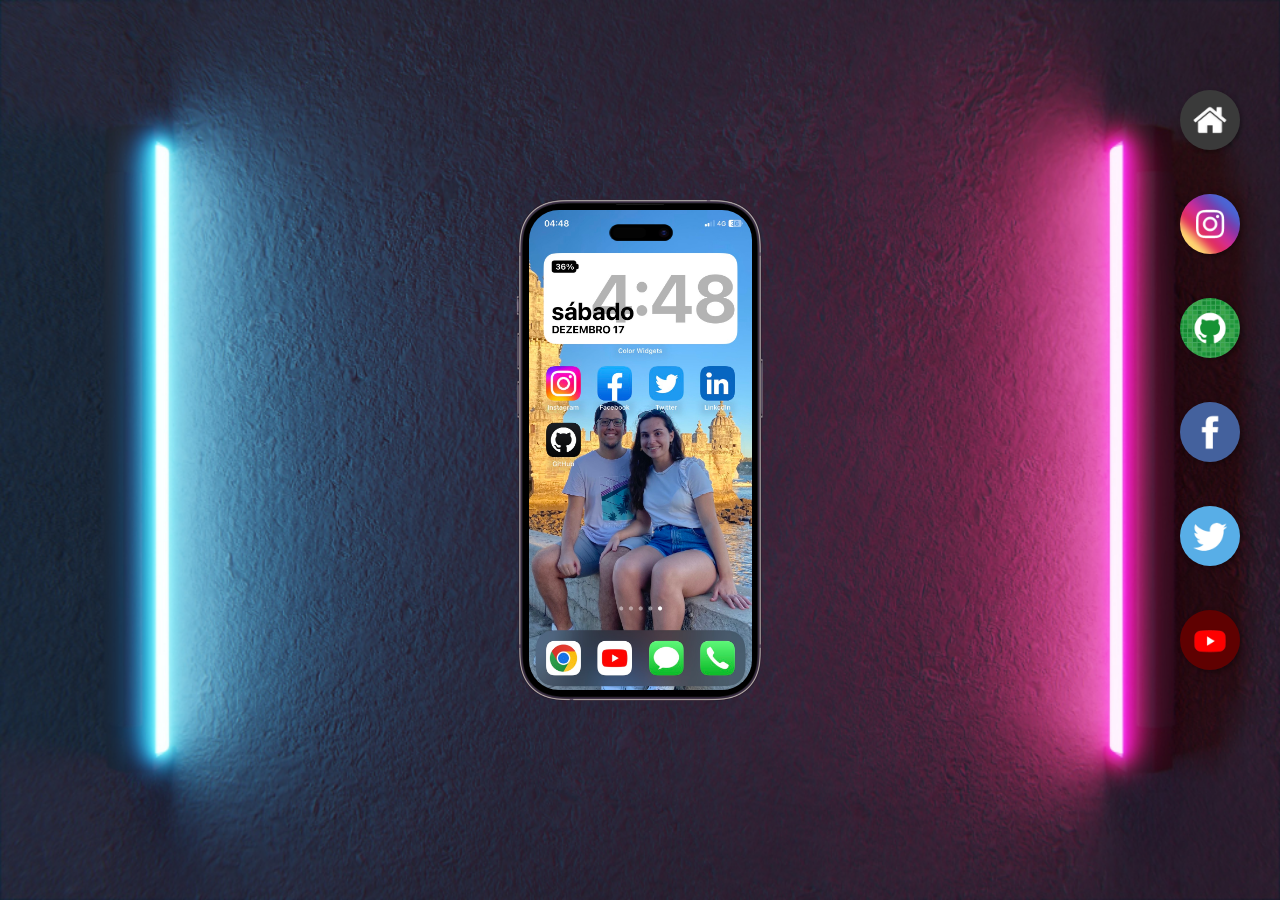
<file: index.html>
<!DOCTYPE html>
<html lang="pt-pt">
    <head>
        <meta charset="UTF-8">
        <meta http-equiv="X-UA-Compatible" content="IE=edge">
        <meta name="viewport" content="width=device-width, initial-scale=1.0">
        <link rel="shortcut icon" href="imagens/favicon.ico" type="image/x-icon">
        <link rel="stylesheet" href="style.css">
        <title>Social Page</title>
    </head>

    <body>

        <main>
            <section id="telemovel">
                <iframe name="tela" id="tela" src="home.html" frameborder="0">
                </iframe>
                <section id="dyn">
                    <!--/*dynamic island*/-->
                </section>
            </section>

            <section id="redes-sociais">
                <a href="home.html" target="tela"><img src="imagens/logo-home.jpg" alt="Home"><br></a>
                <a href="insta.html" target="tela"><img src="imagens/logo-instagram.jpg" alt=""><br></a>
                <a href="git.html" target="tela"><img src="imagens/logo-github.jpg" alt=""><br></a>
                <a href="face.html" target="tela"><img src="imagens/logo-facebook.jpg" alt=""><br></a>
                <a href="twitter.html" target="tela"><img src="imagens/logo-twitter.jpg" alt=""><br></a>
                <a href="you.html" target="tela"><img src="imagens/logo-youtube.jpg" alt=""></a>

            </section>
        </main>
            
        
    </body>
</html>
</file>
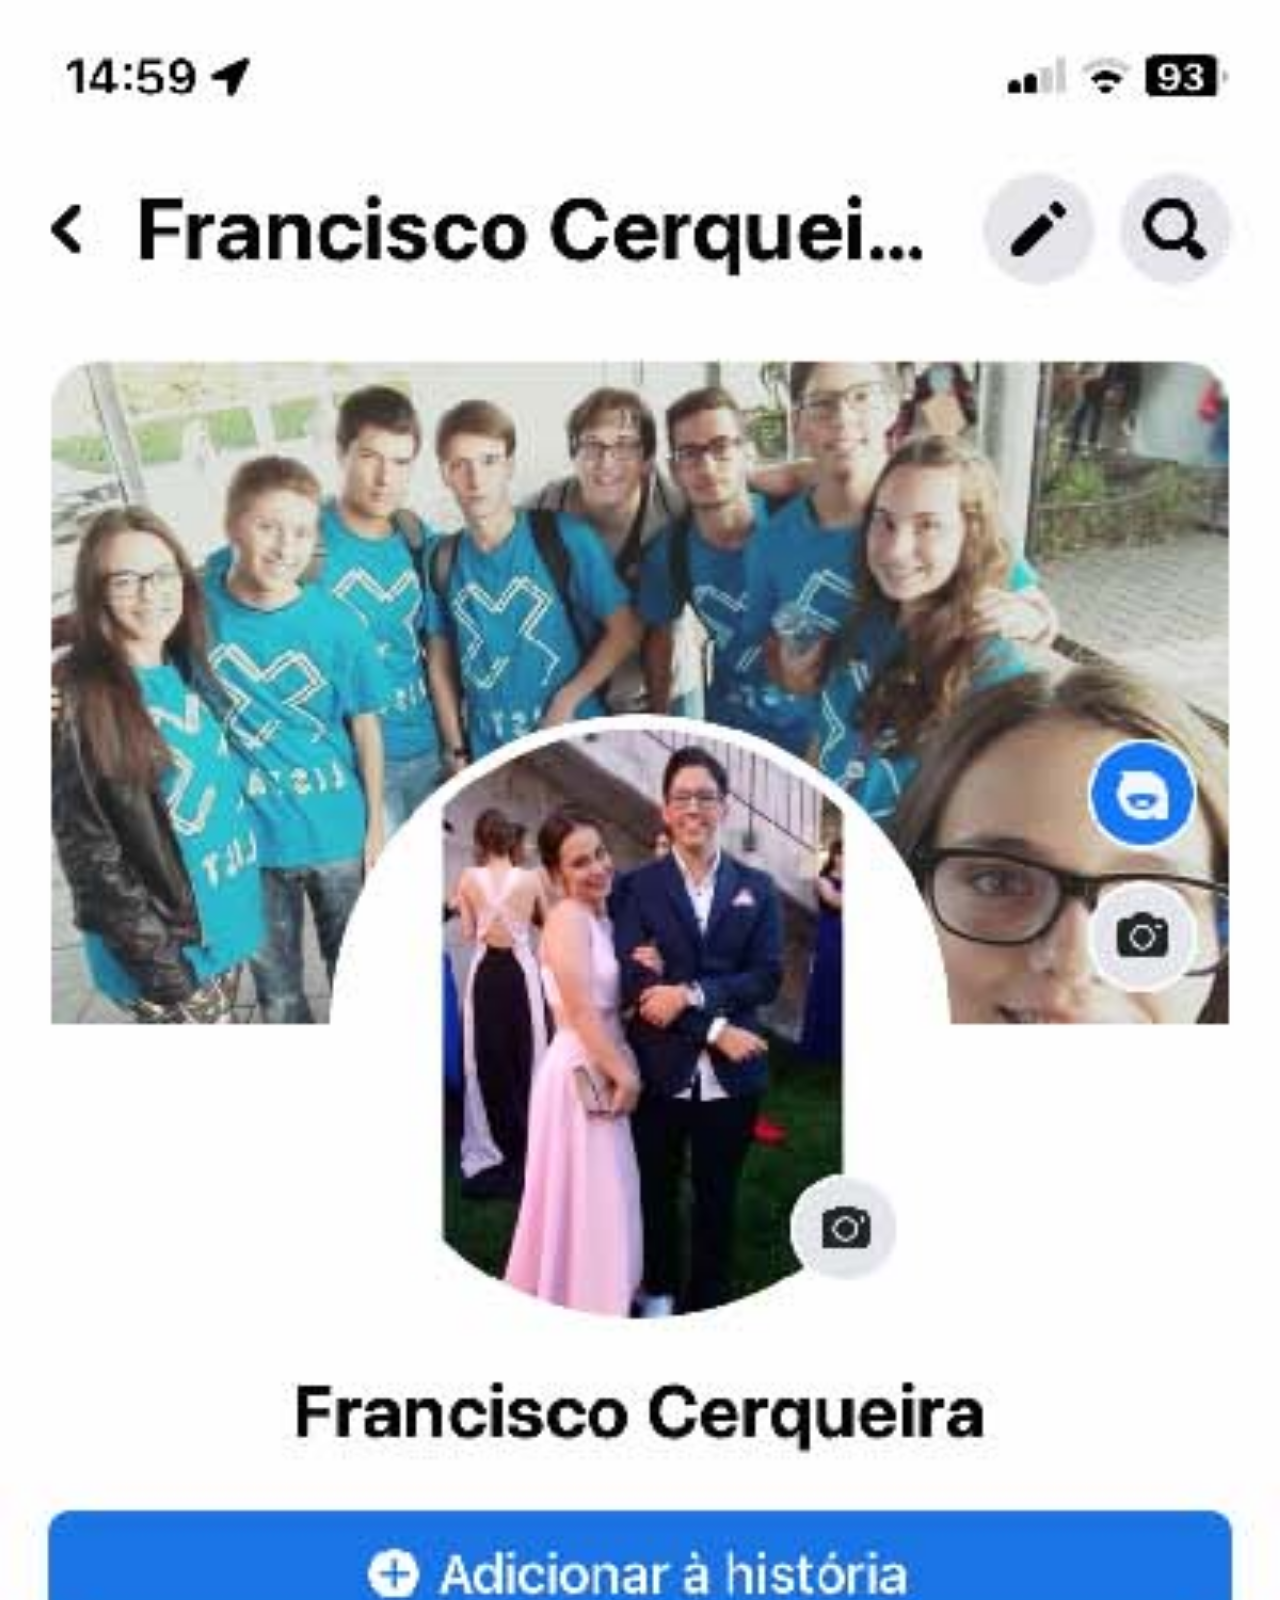
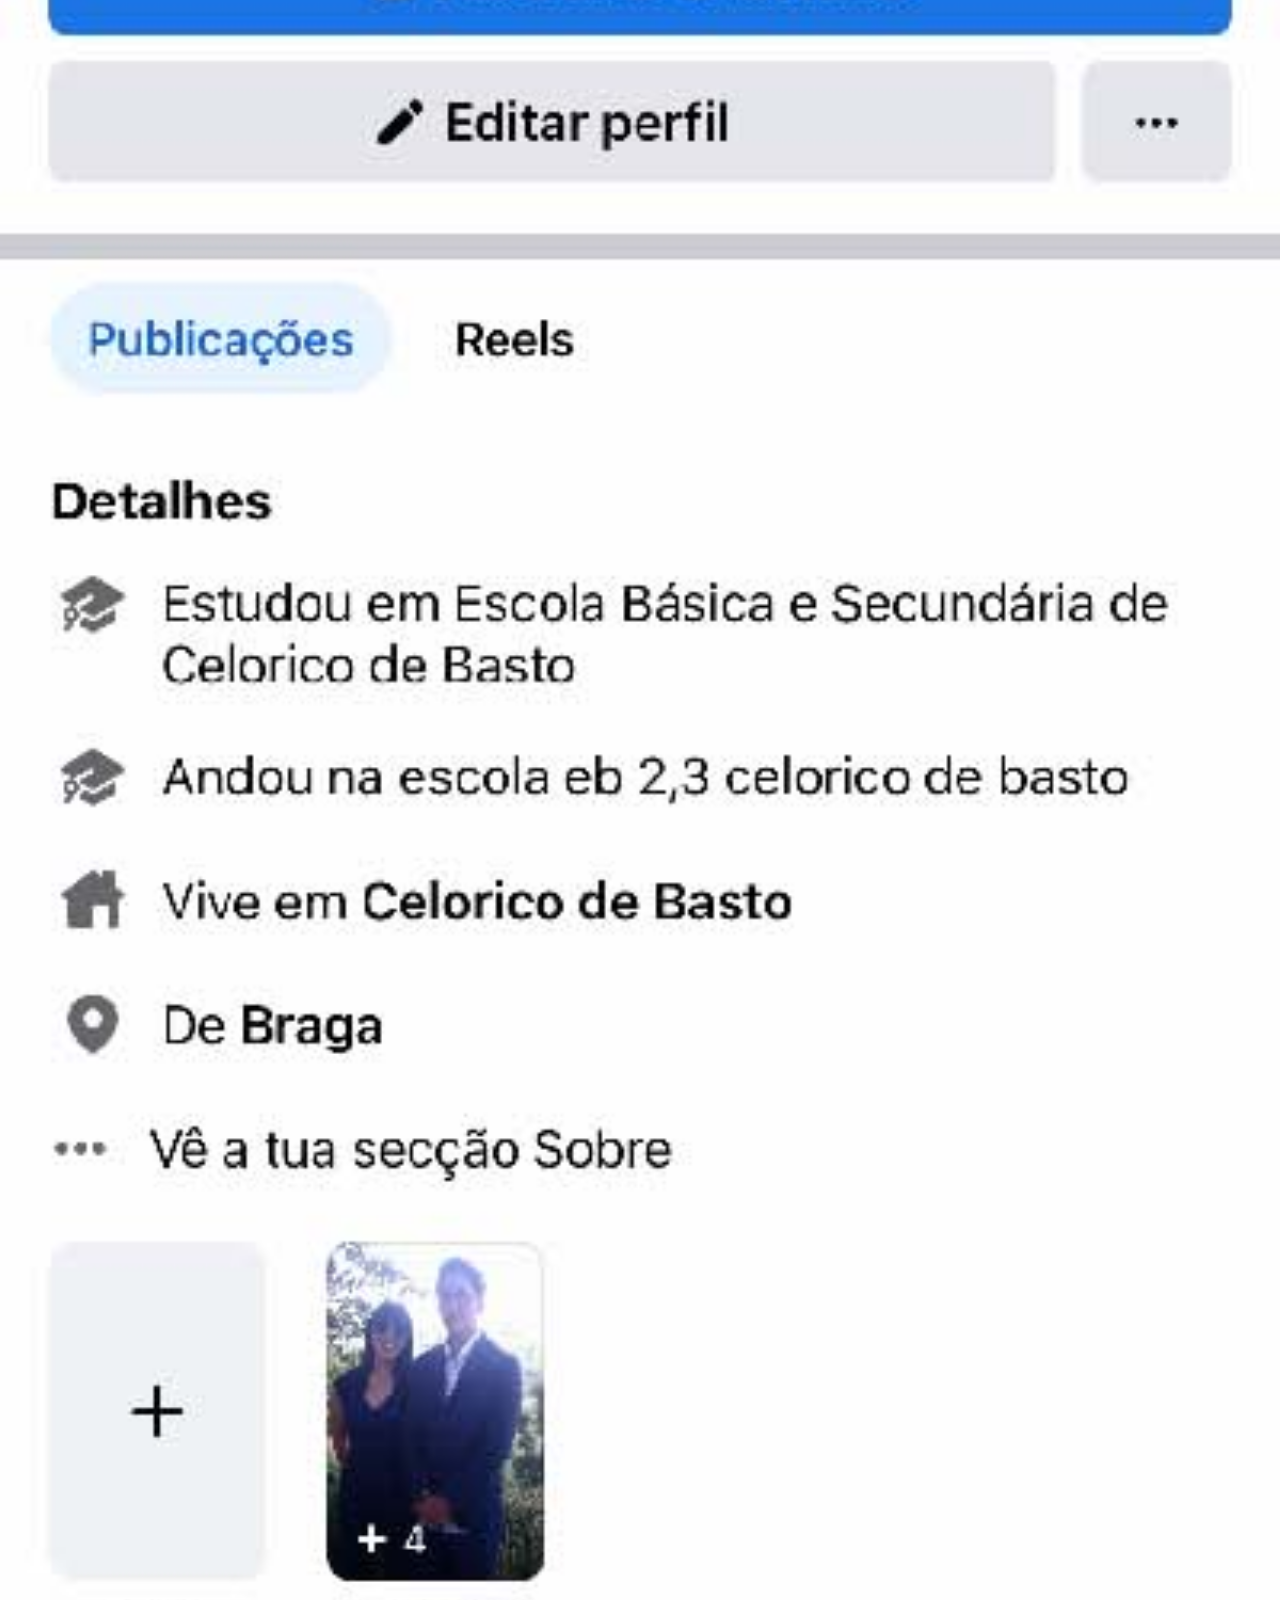
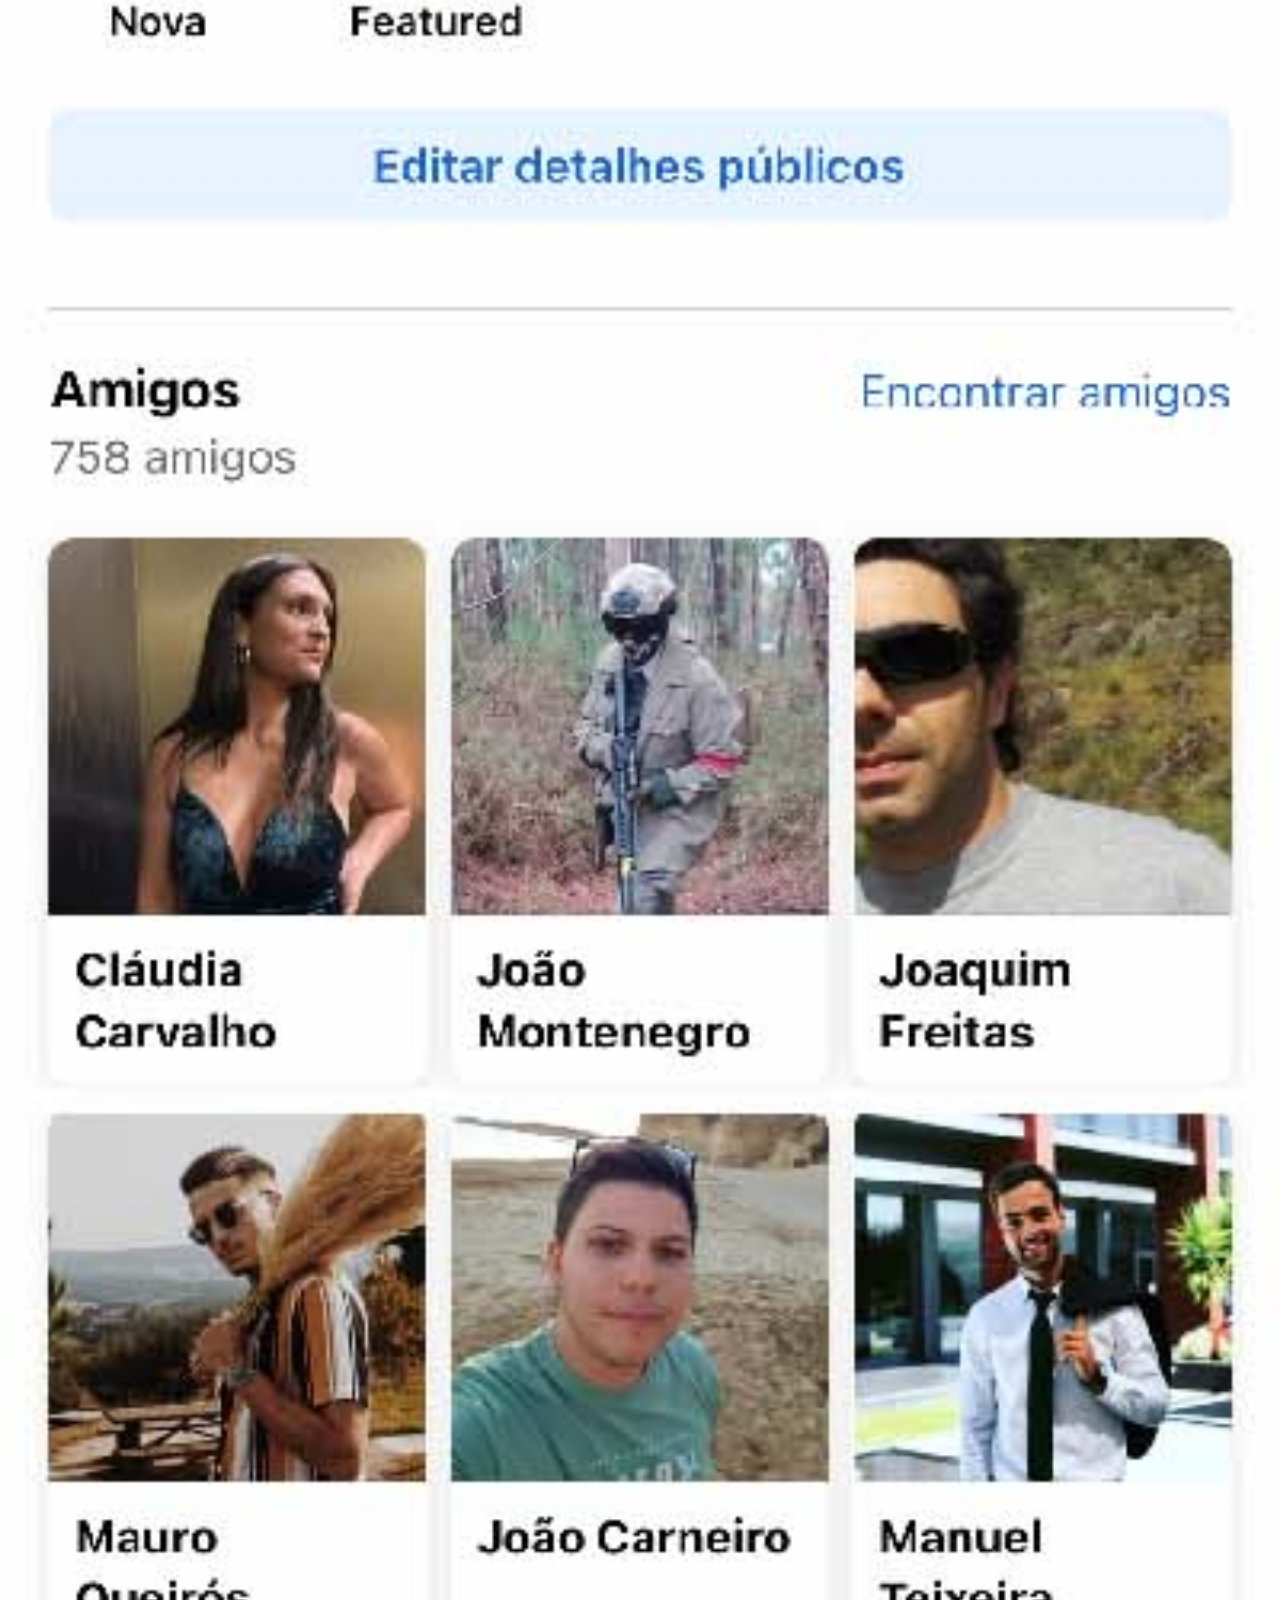
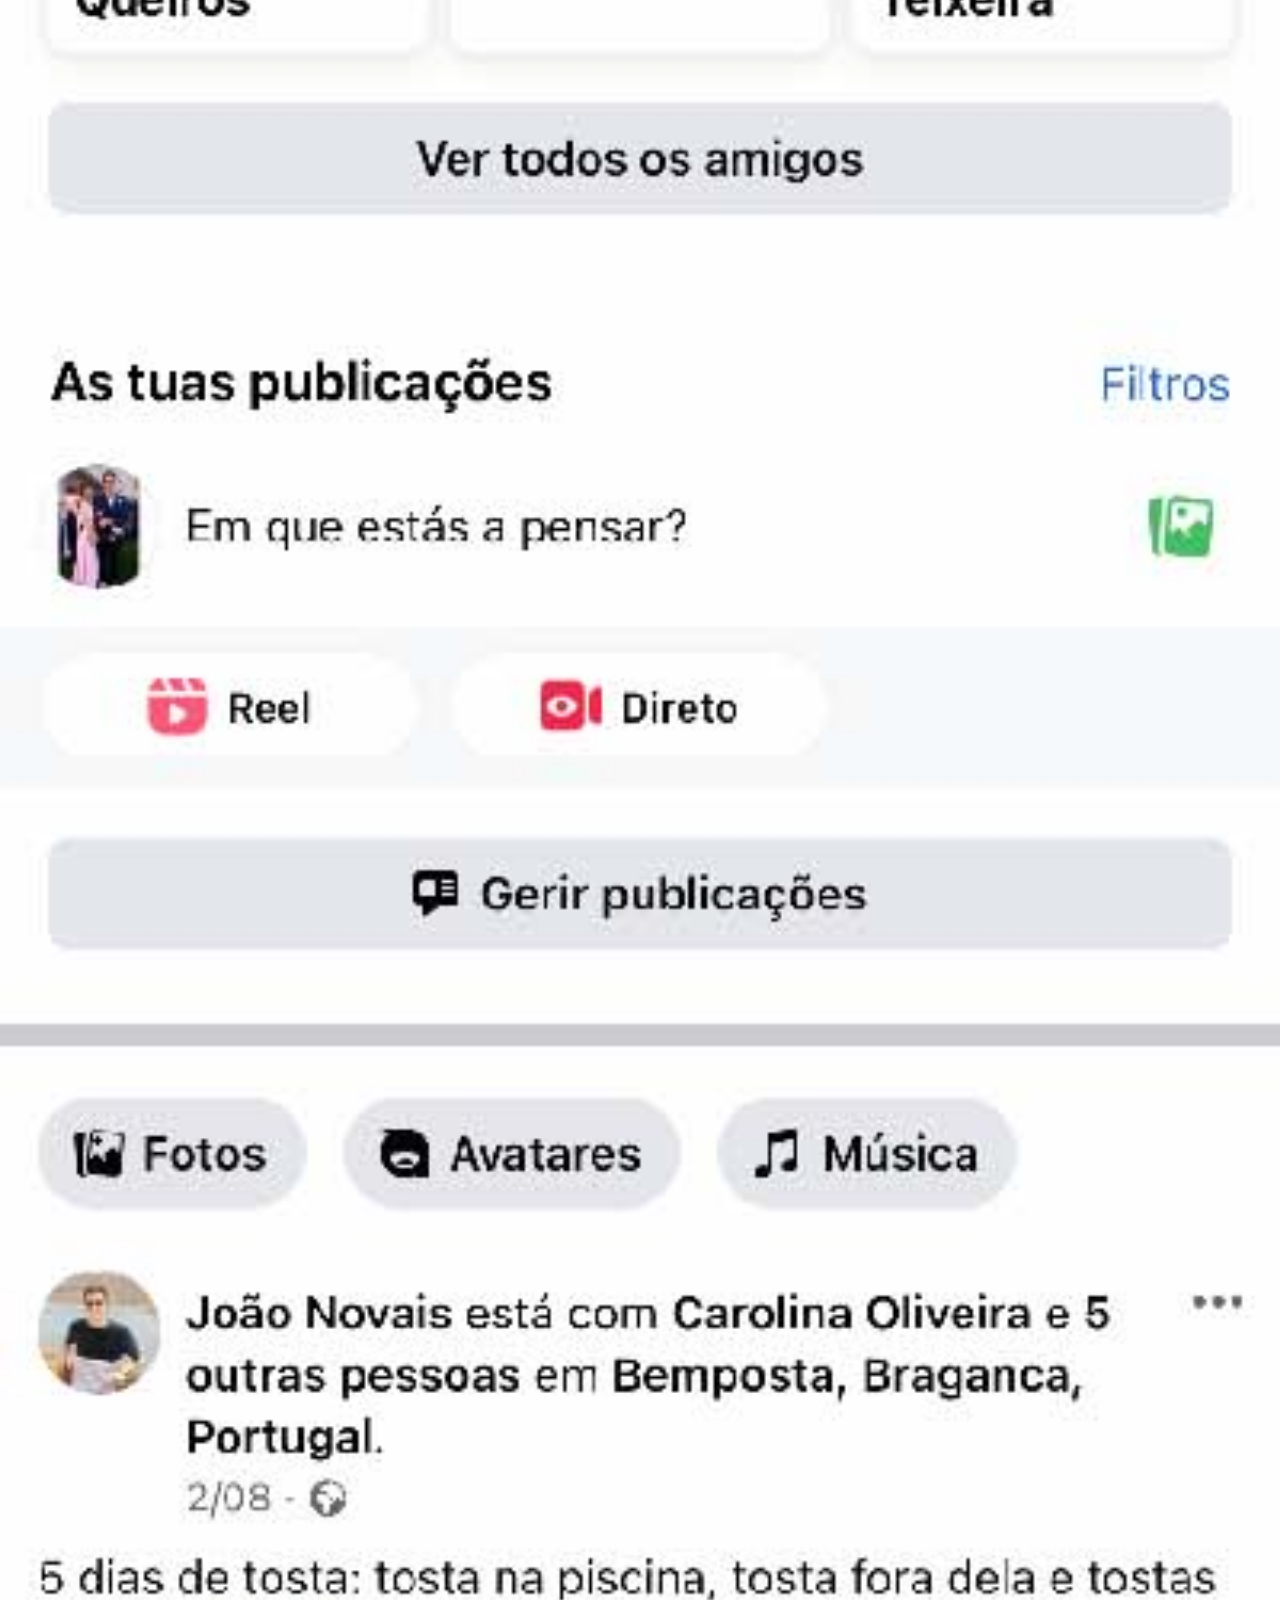
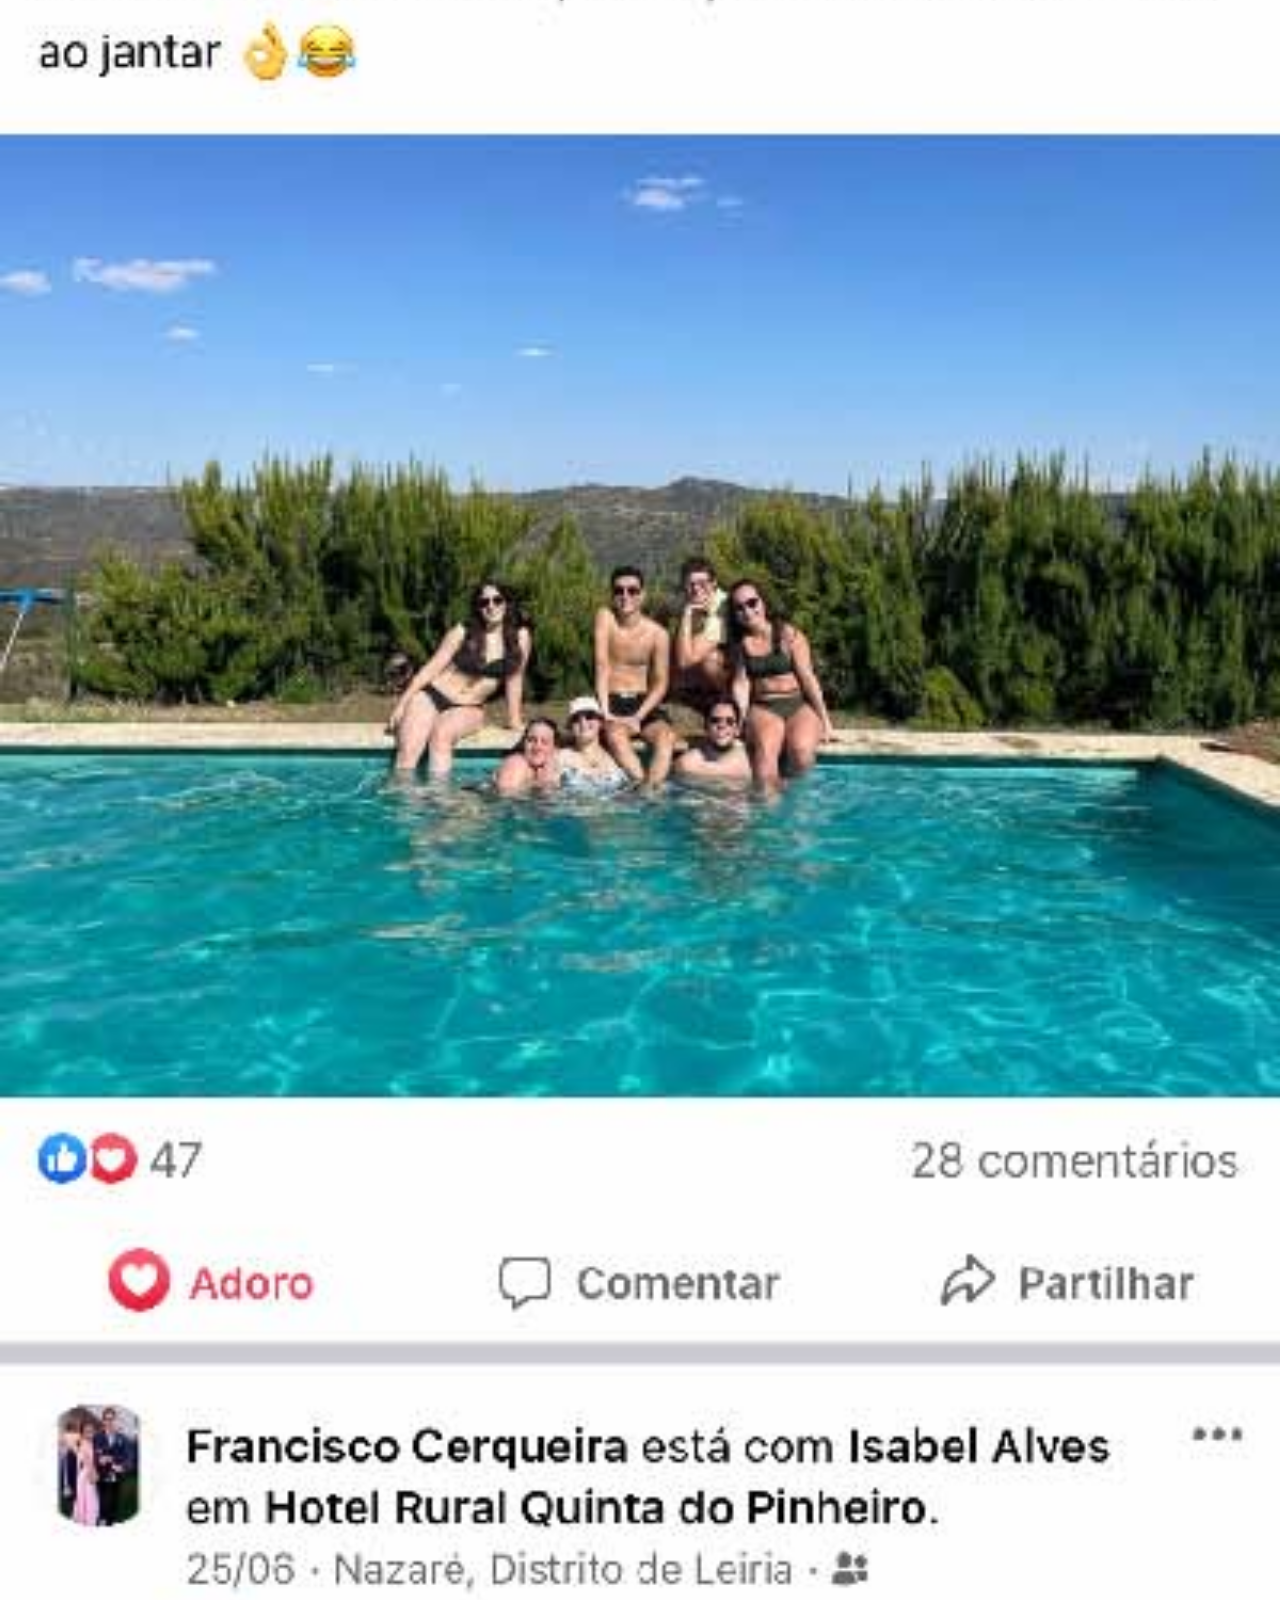
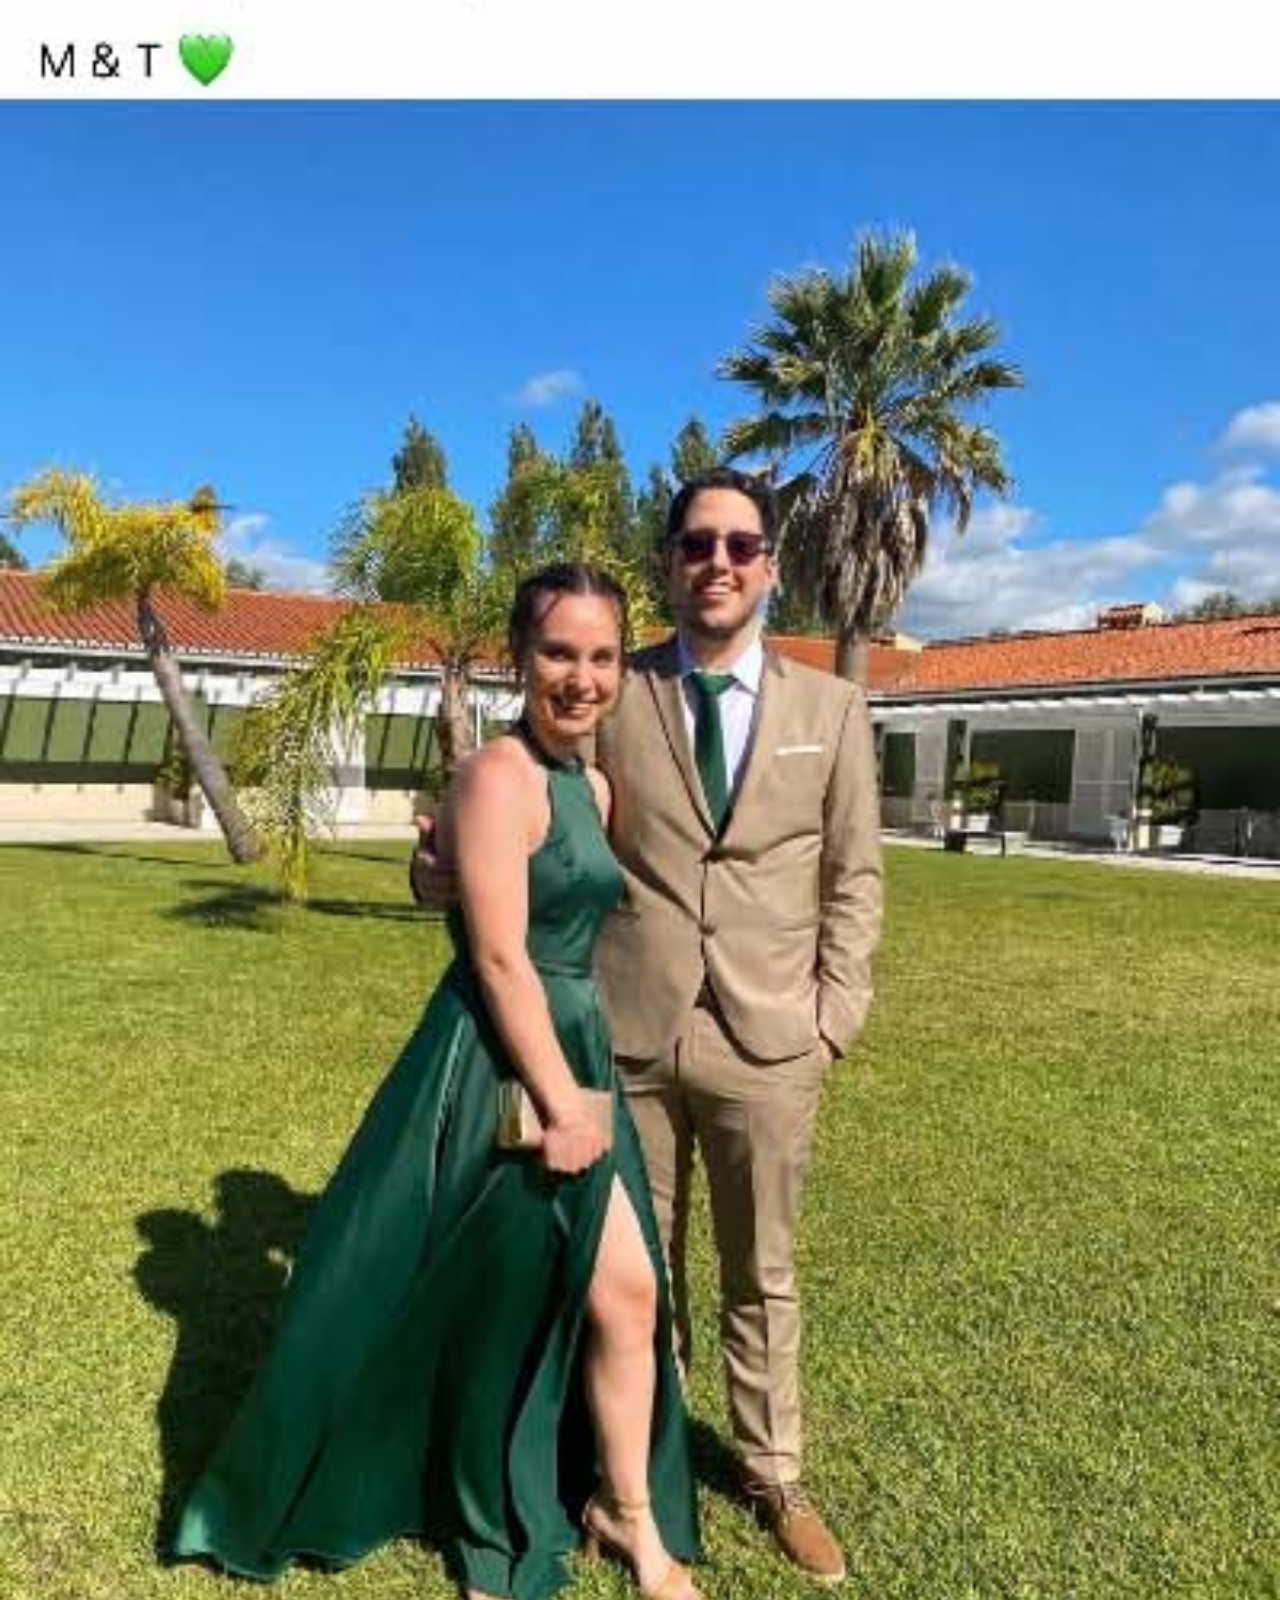
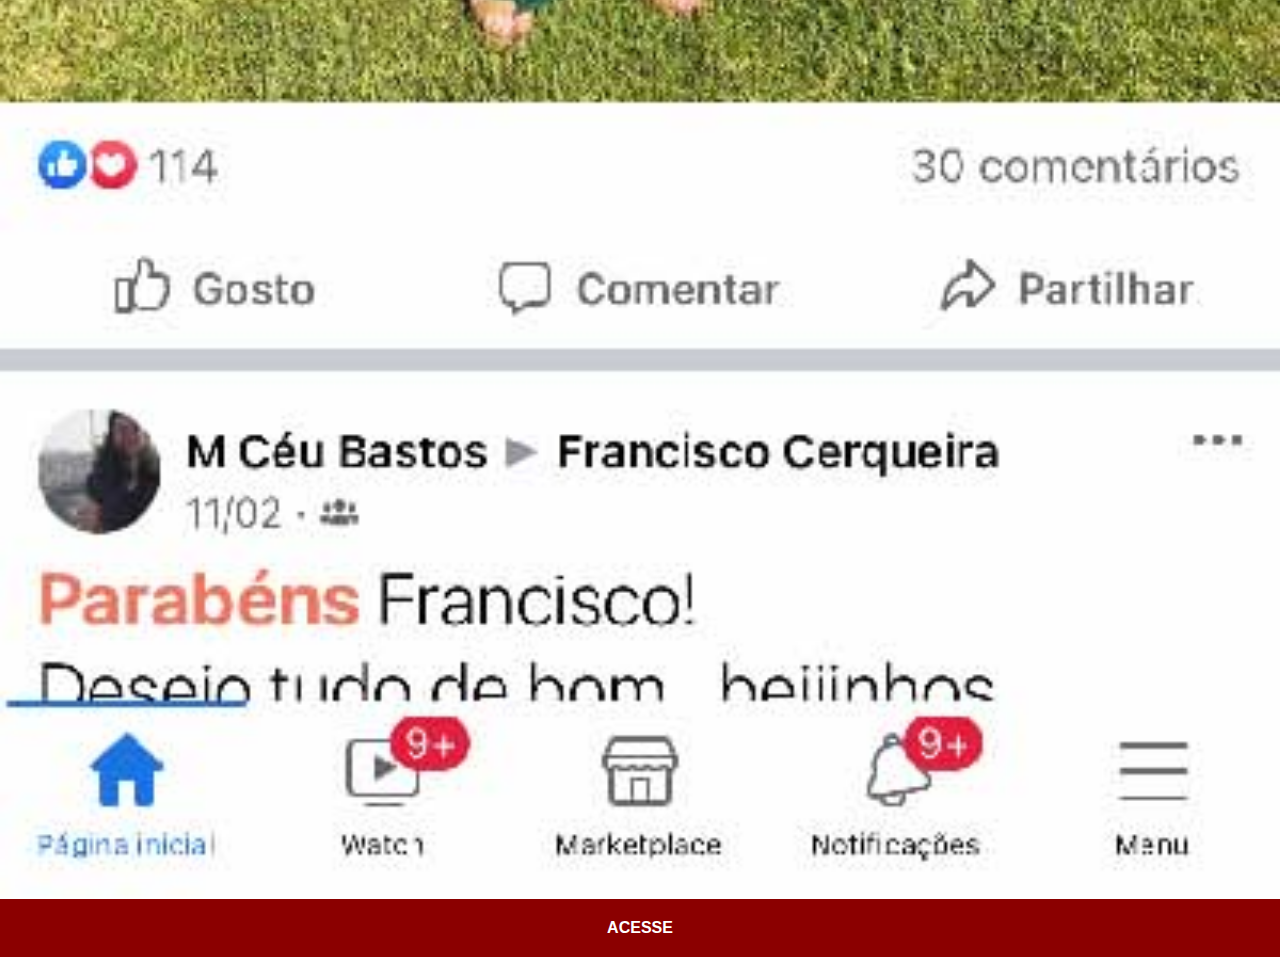
<file: face.html>
<!DOCTYPE html>
<html lang="pt-pt">
    <head>
        <meta charset="UTF-8">
        <meta http-equiv="X-UA-Compatible" content="IE=edge">
        <meta name="viewport" content="width=device-width, initial-scale=1.0">
        <title>Facebook</title>
        <style>
            *{
                margin:0;
                padding:0;
                font-family: Arial, Helvetica, sans-serif;
            }
            ::-webkit-scrollbar{
                width: 0;
                height:0;
            }
            img{
                width:100vw;
                object-fit: contain;
            }
            a{
                display: block;
                text-decoration:none;
                background-color: darkred;
                color: white;
                text-align: center;
                padding: 20px;
                font-weight: bolder;
                margin-top: -4.5px;
                
            }
            a:hover{
                background-color: red;
            }
        </style>
    </head>

    <body>
        <img src="imagens/tela-face.jpg" alt="insta">
        <a href="https://www.facebook.com/francisco.cerqueira.775/" target="_blank">ACESSE</a>
    </body>
</html>
</file>
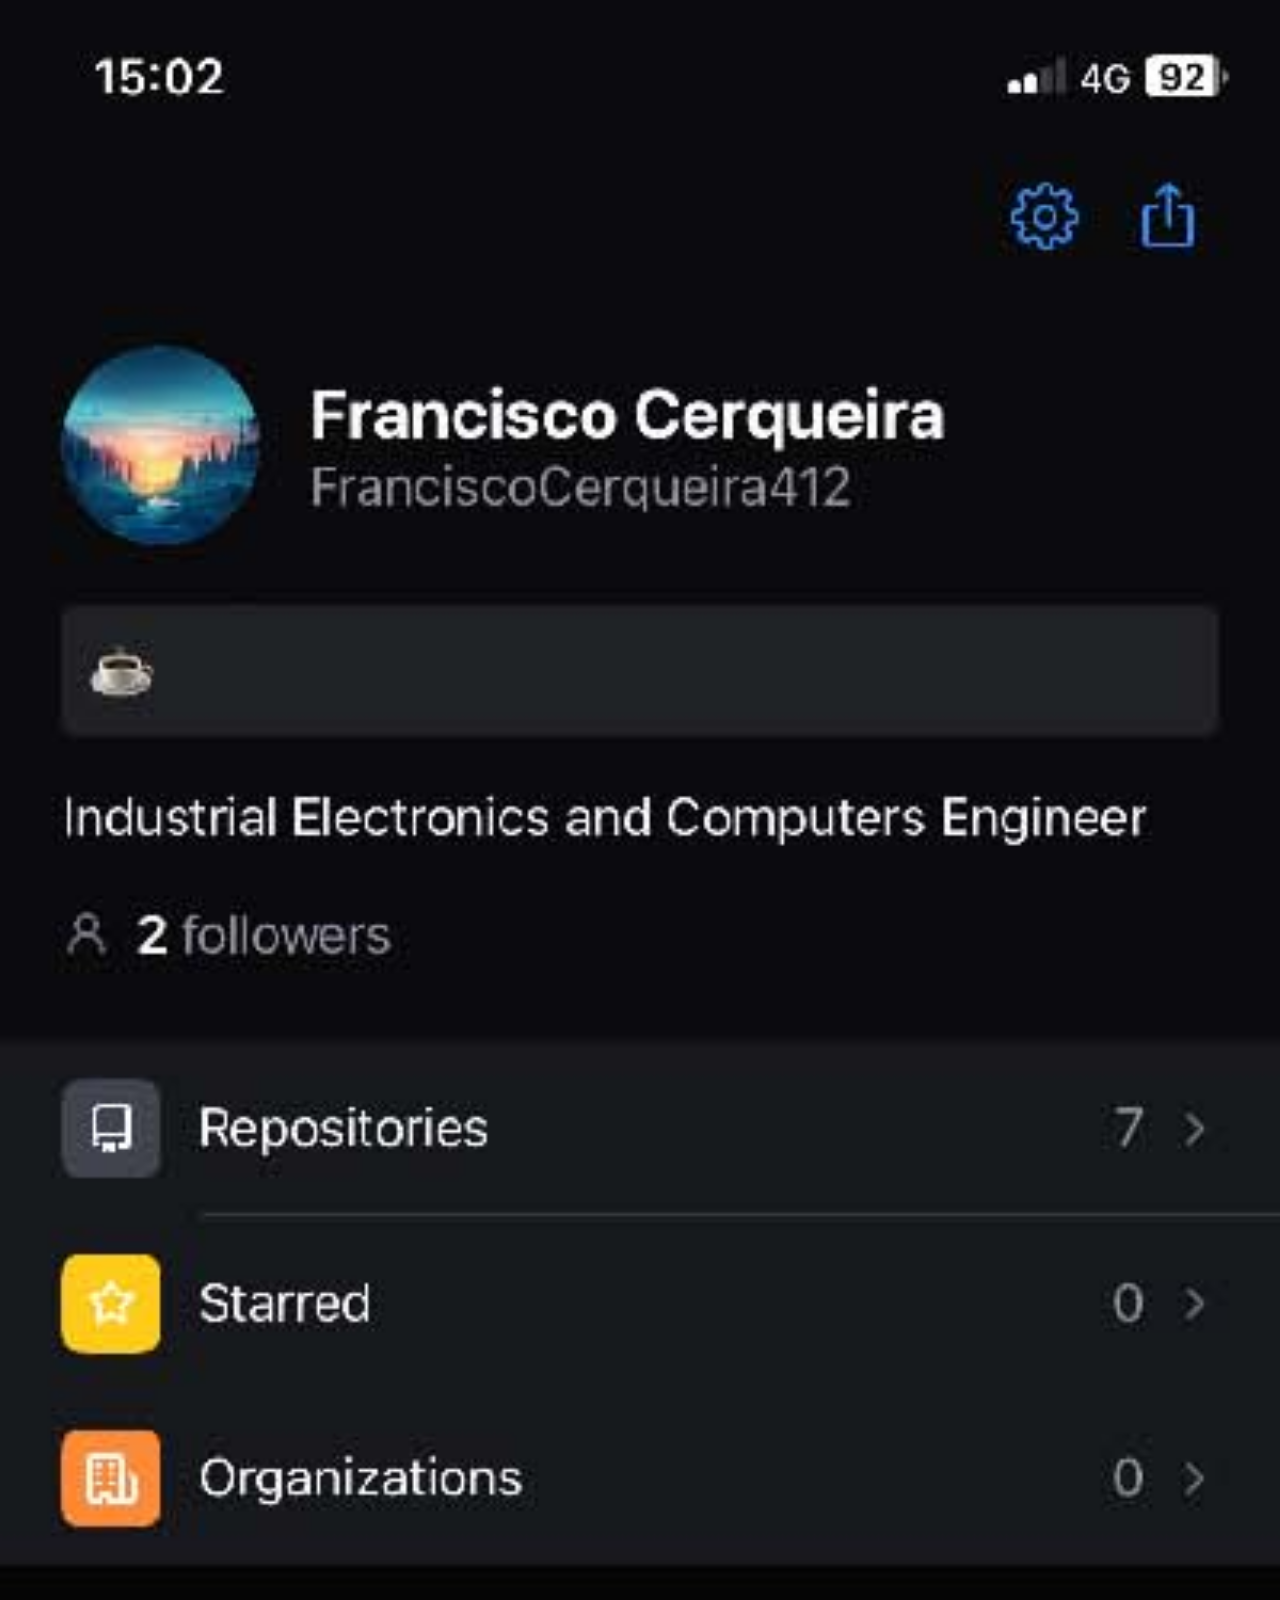
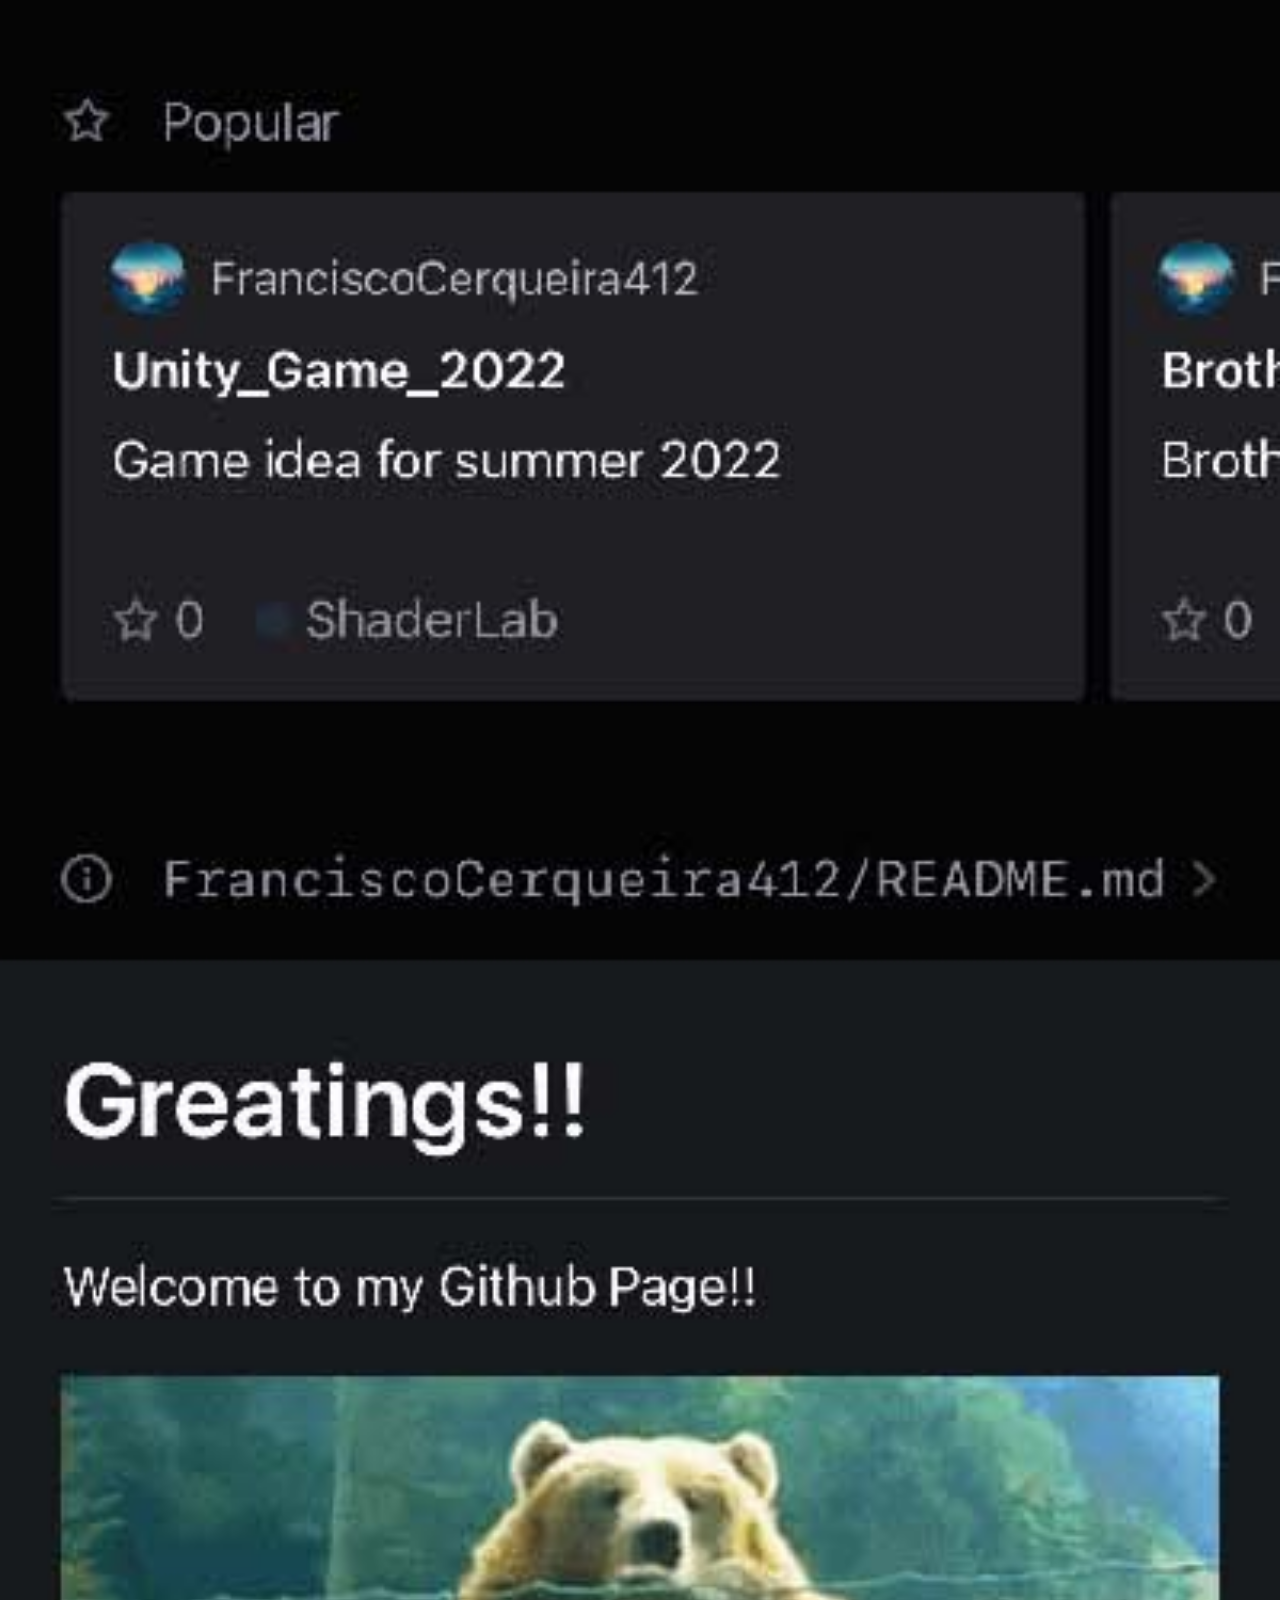
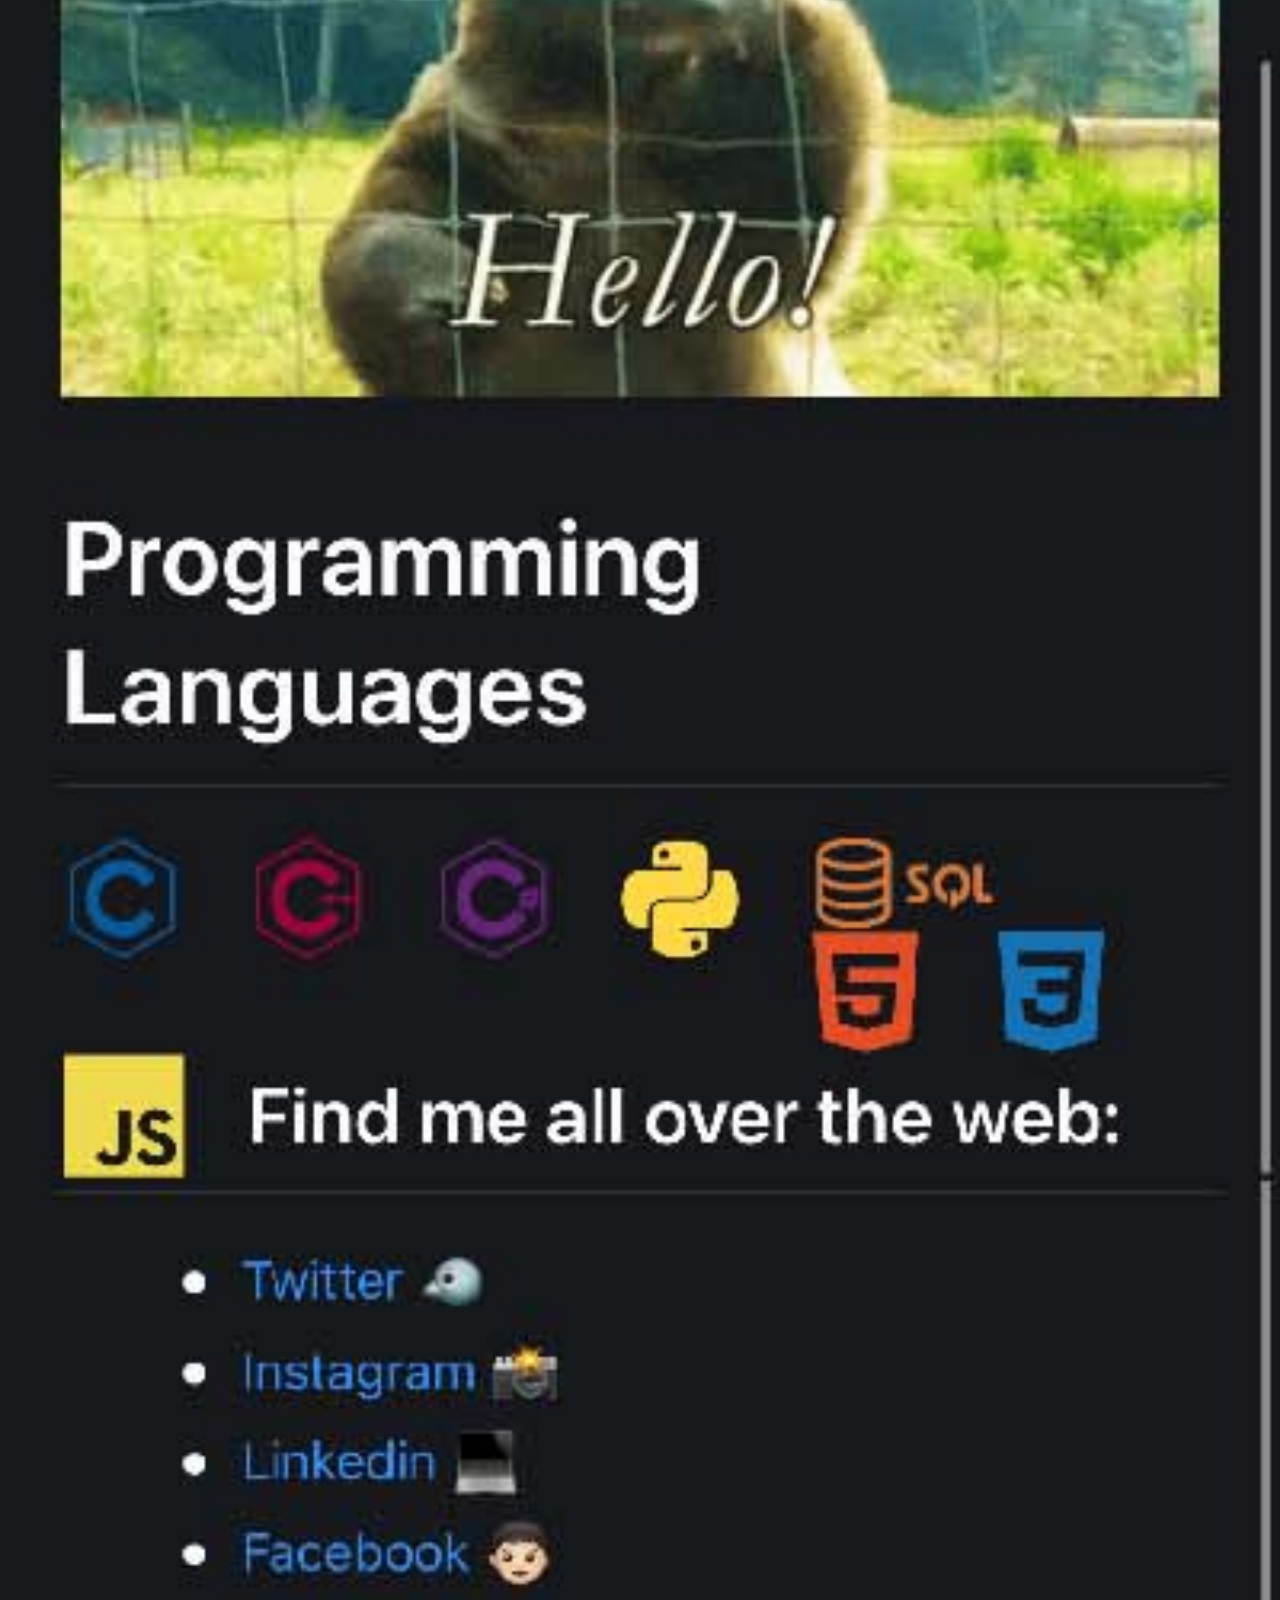
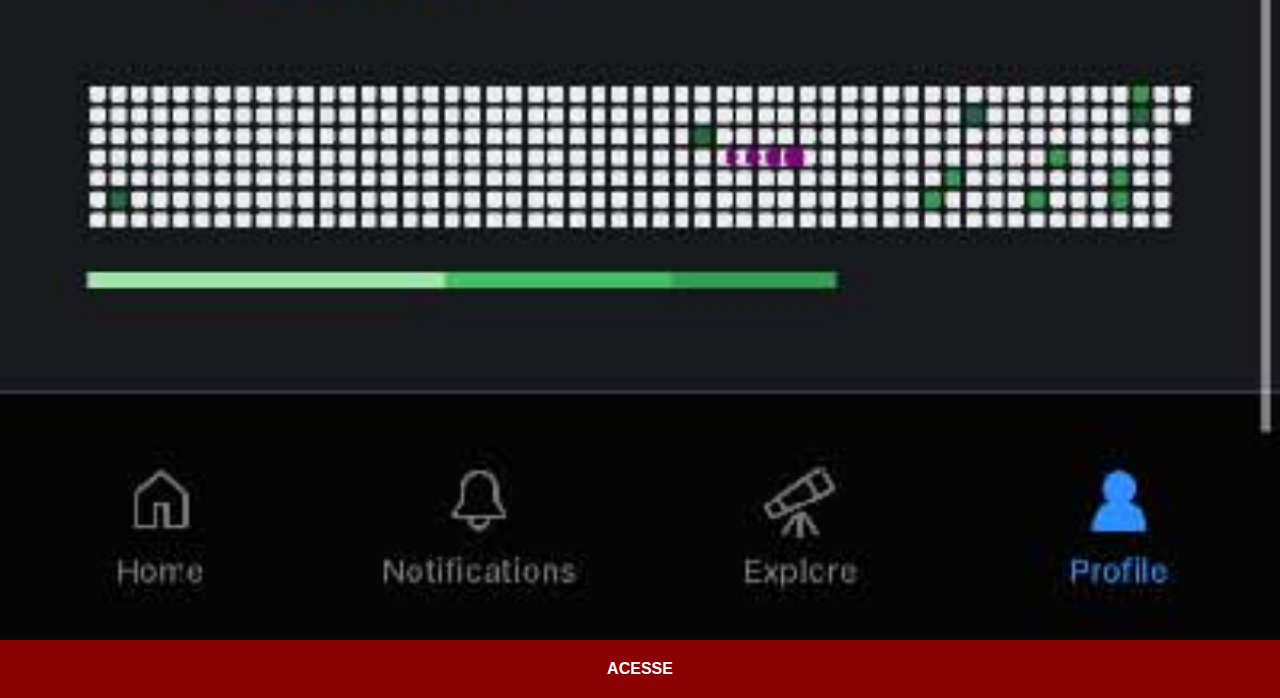
<file: git.html>
<!DOCTYPE html>
<html lang="pt-pt">
    <head>
        <meta charset="UTF-8">
        <meta http-equiv="X-UA-Compatible" content="IE=edge">
        <meta name="viewport" content="width=device-width, initial-scale=1.0">
        <title>Github</title>
        <style>
            *{
                margin:0;
                padding:0;
                font-family: Arial, Helvetica, sans-serif;
            }
            ::-webkit-scrollbar{
                width: 0;
                height:0;
            }
            img{
                width:100vw;
                object-fit: contain;
            }
            a{
                display: block;
                text-decoration:none;
                background-color: darkred;
                color: white;
                text-align: center;
                padding: 20px;
                font-weight: bolder;
                margin-top: -4.5px;
                
            }
            a:hover{
                background-color: red;
            }
        </style>
    </head>

    <body>
        <img src="imagens/tela-gith.jpg" alt="insta">
        <a href="https://github.com/FranciscoCerqueira412" target="_blank">ACESSE</a>
    </body>
</html>
</file>
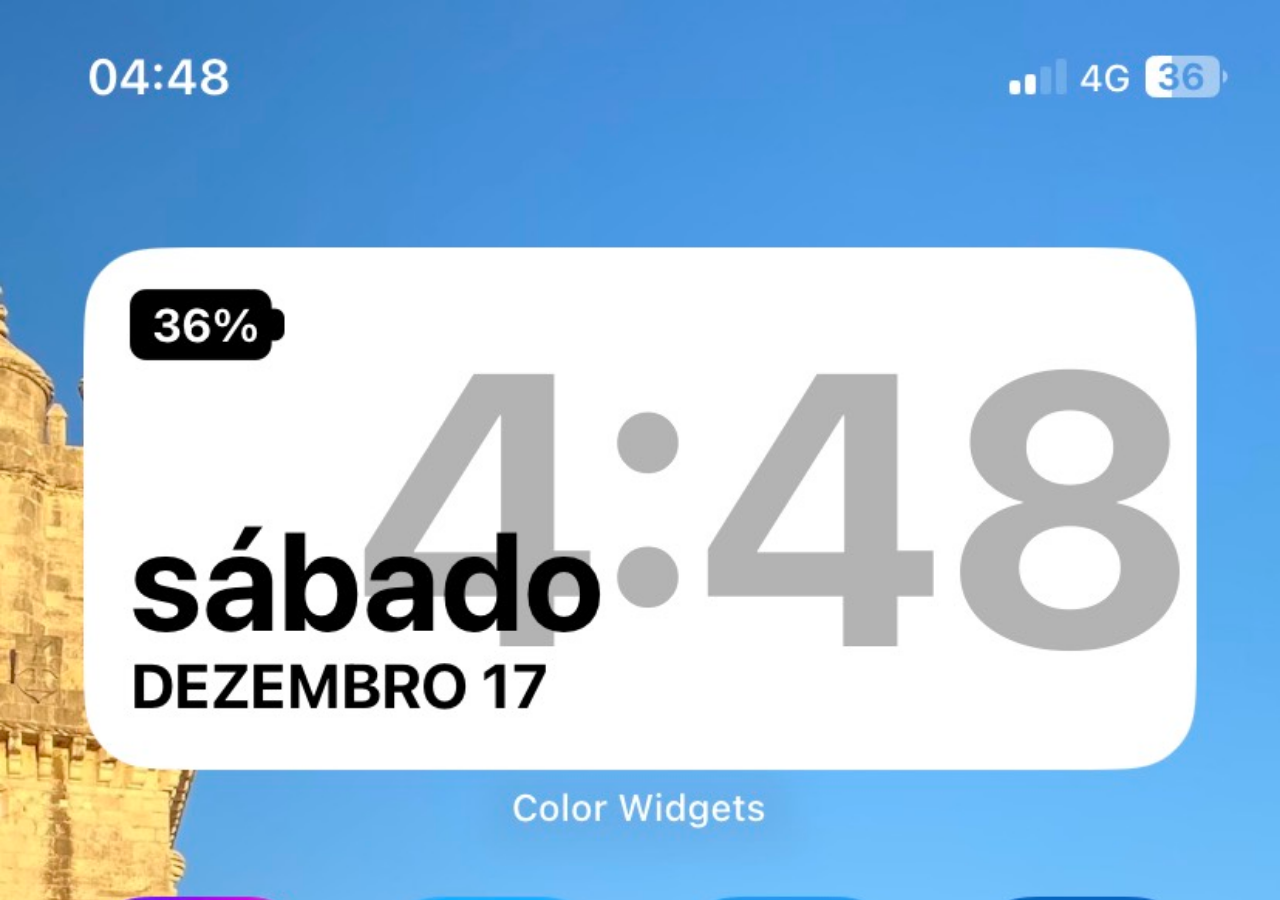
<file: home.html>
<!DOCTYPE html>
<html lang="pt-pt">
    <head>
        <meta charset="UTF-8">
        <meta http-equiv="X-UA-Compatible" content="IE=edge">
        <meta name="viewport" content="width=device-width, initial-scale=1.0">
        <title>Document</title>
        <style>
            *{
                margin:0px;
                padding:0px;
            }
            body{
                width: 100vw;
                height: 100vh;
                background: black url(imagens/tela.jpg) ;
                background-size: cover;
                
            }
        </style>
    </head>

    <body>
        
    </body>
</html>
</file>
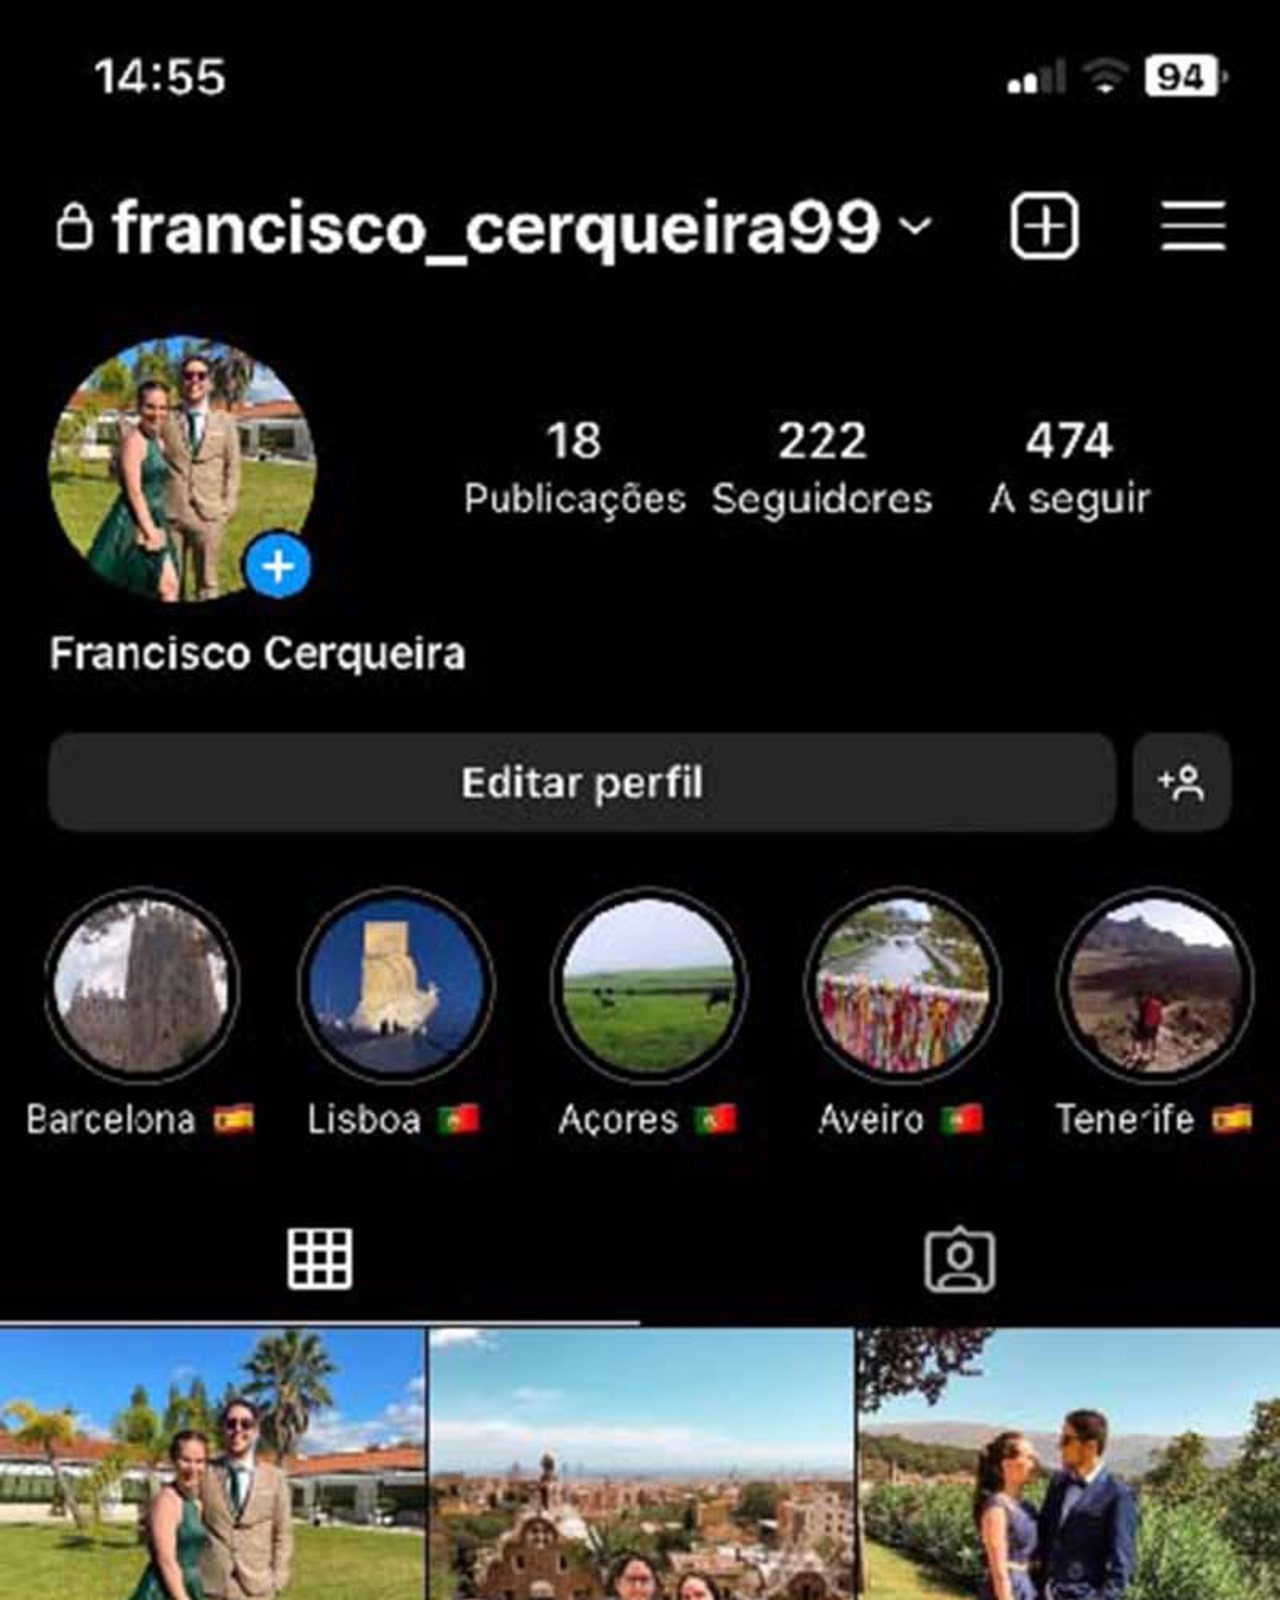
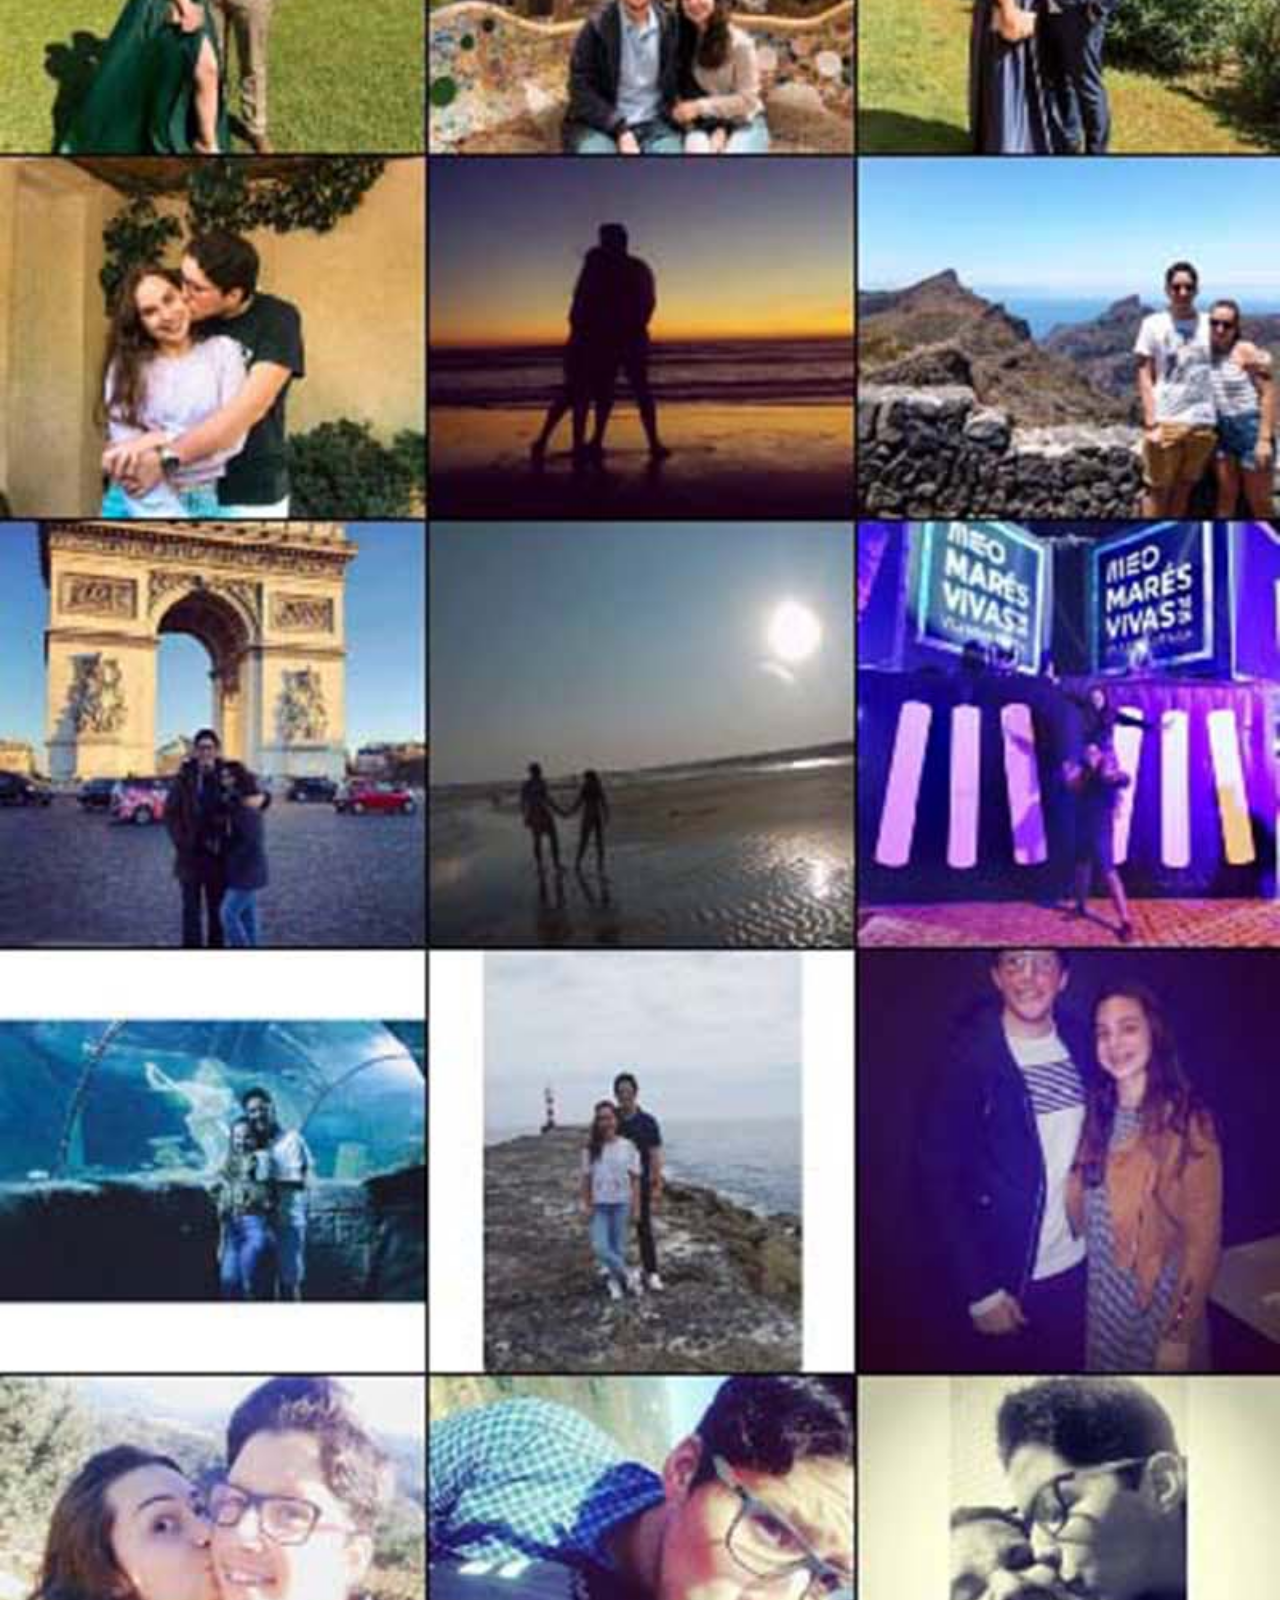
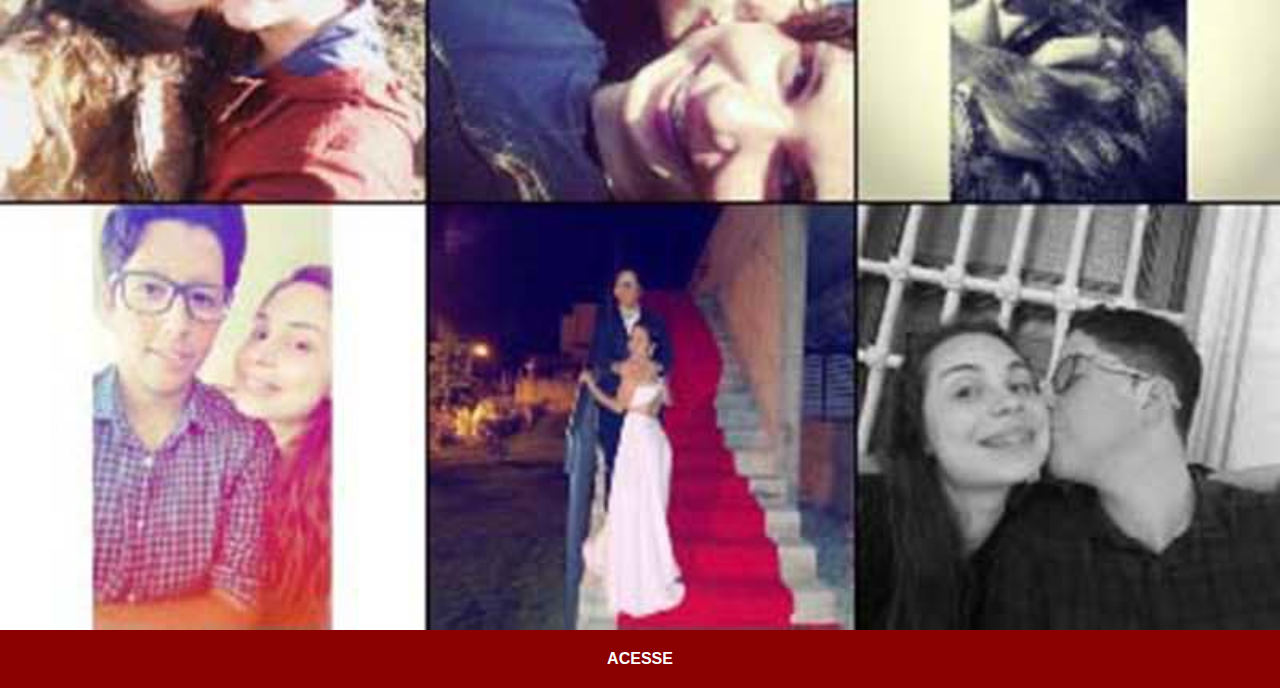
<file: insta.html>
<!DOCTYPE html>
<html lang="pt-pt">
    <head>
        <meta charset="UTF-8">
        <meta http-equiv="X-UA-Compatible" content="IE=edge">
        <meta name="viewport" content="width=device-width, initial-scale=1.0">
        <title>Instagram</title>
        <style>
            *{
                margin:0;
                padding:0;
                font-family: Arial, Helvetica, sans-serif;
            }
            ::-webkit-scrollbar{
                width: 0;
                height:0;
            }
            img{
                width:100vw;
                object-fit: contain;
            }
            a{
                display: block;
                text-decoration:none;
                background-color: darkred;
                color: white;
                text-align: center;
                padding: 20px;
                font-weight: bolder;
                margin-top: -4.5px;
                
            }
            a:hover{
                background-color: red;
            }
        </style>
    </head>

    <body>
        <img src="imagens/tela-insta.jpg" alt="insta">
        <a href="https://www.instagram.com/francisco_cerqueira99/" target="_blank">ACESSE</a>
    </body>
</html>
</file>
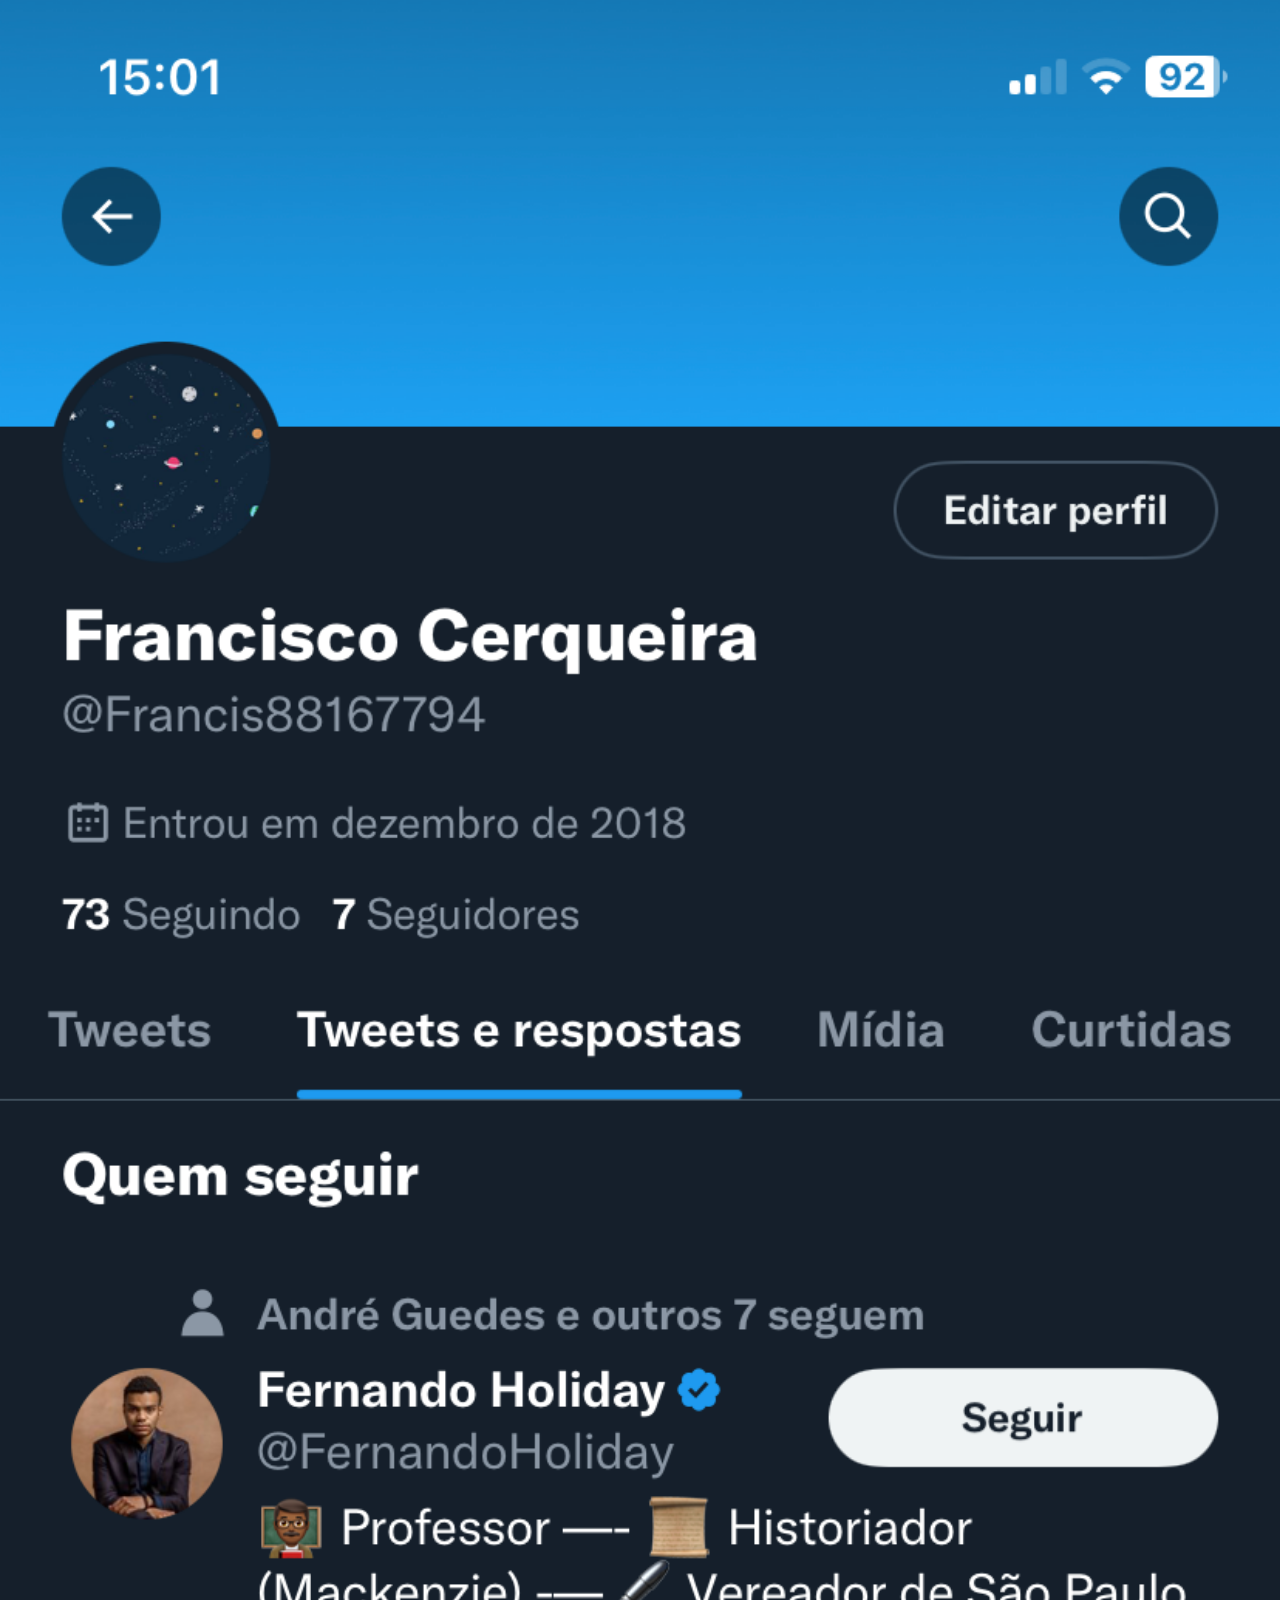
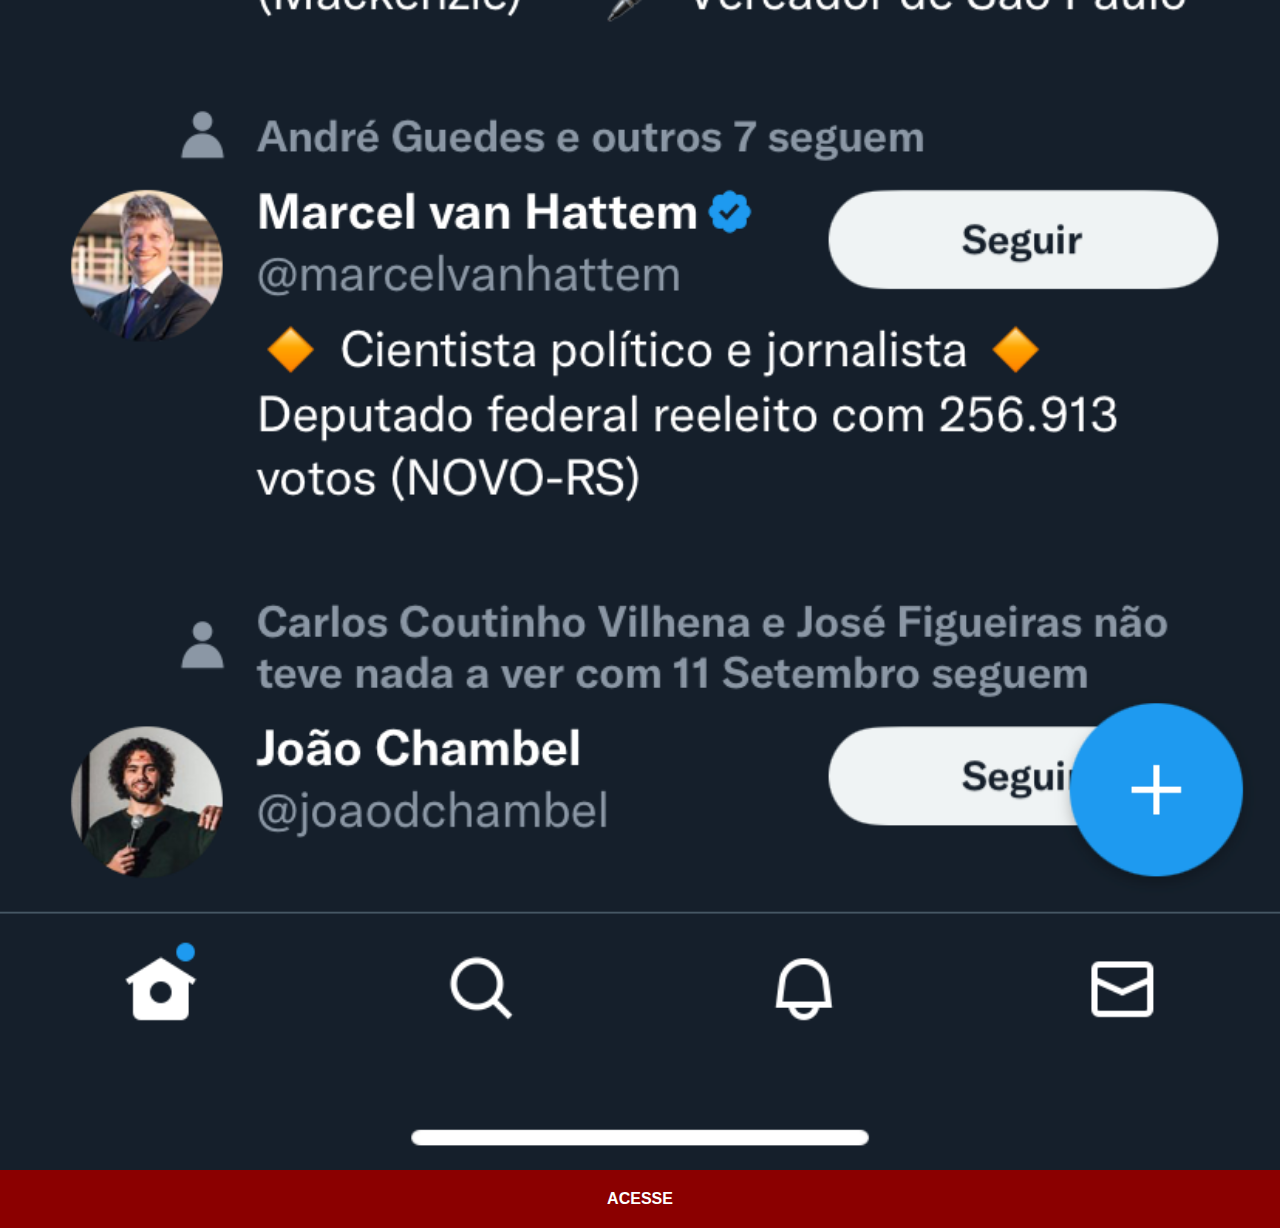
<file: twitter.html>
<!DOCTYPE html>
<html lang="pt-pt">
    <head>
        <meta charset="UTF-8">
        <meta http-equiv="X-UA-Compatible" content="IE=edge">
        <meta name="viewport" content="width=device-width, initial-scale=1.0">
        <title>Twitter</title>
        <style>
            *{
                margin:0;
                padding:0;
                font-family: Arial, Helvetica, sans-serif;
            }
            ::-webkit-scrollbar{
                width: 0;
                height:0;
            }
            img{
                width:100vw;
                object-fit: contain;
            }
            a{
                display: block;
                text-decoration:none;
                background-color: darkred;
                color: white;
                text-align: center;
                padding: 20px;
                font-weight: bolder;
                margin-top: -4.5px;
            }
            a:hover{
                background-color: red;
            }
        </style>
    </head>

    <body>
        <img src="imagens/tela-twit.png" alt="insta">
        <a href="https://twitter.com/Francis88167794" target="_blank">ACESSE</a>
    </body>
</html>
</file>
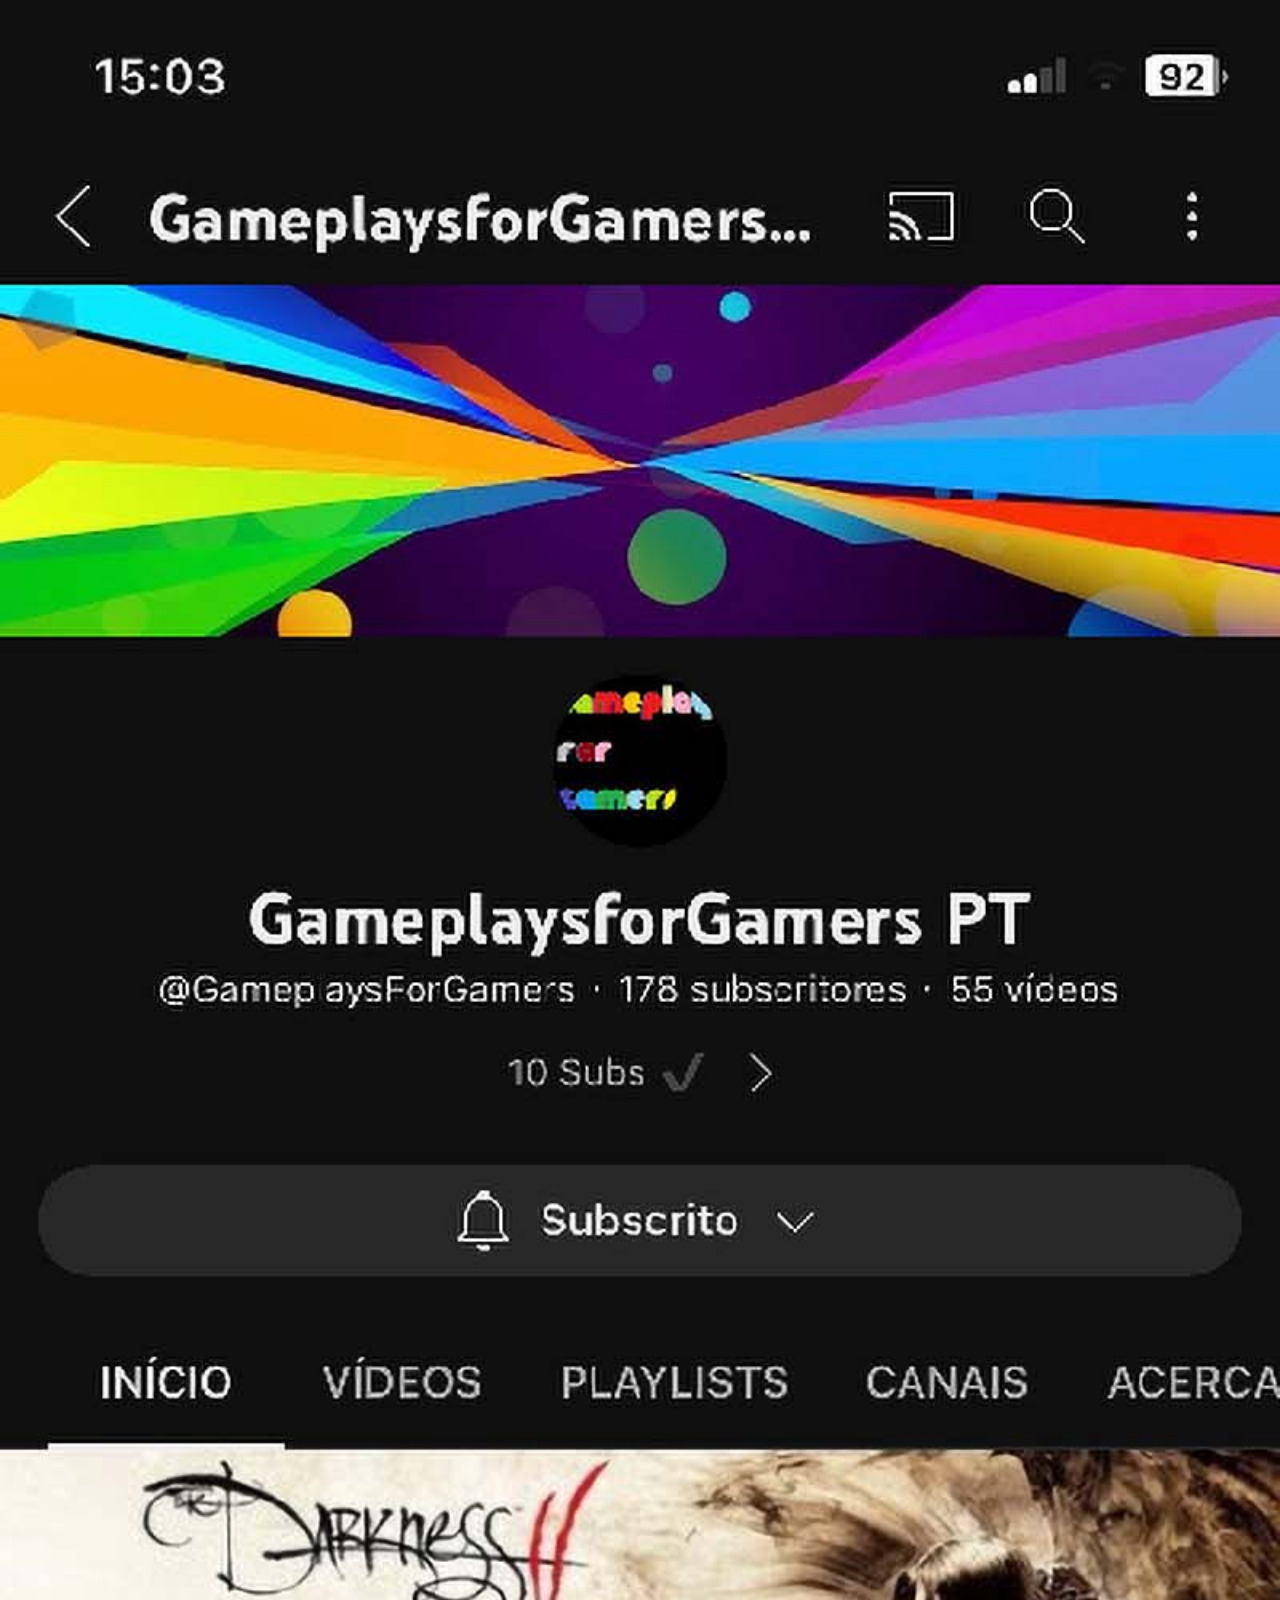
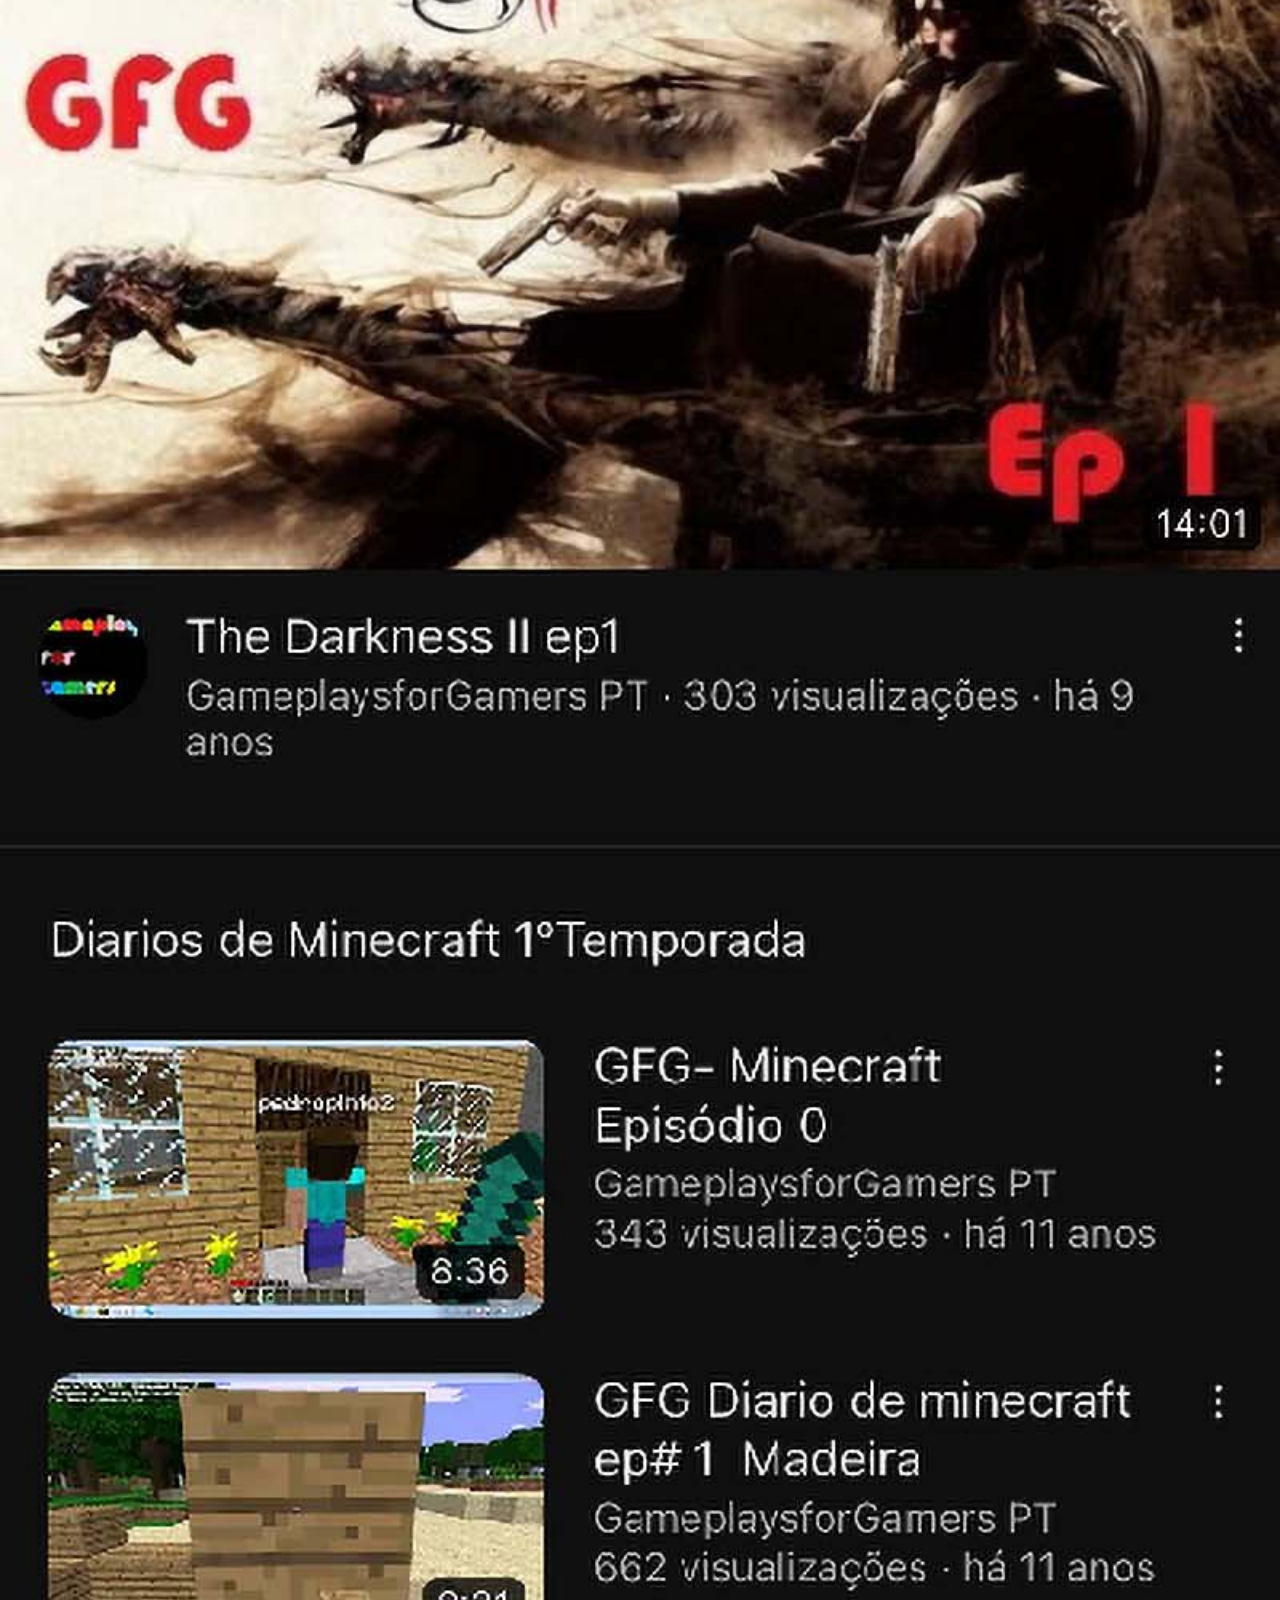
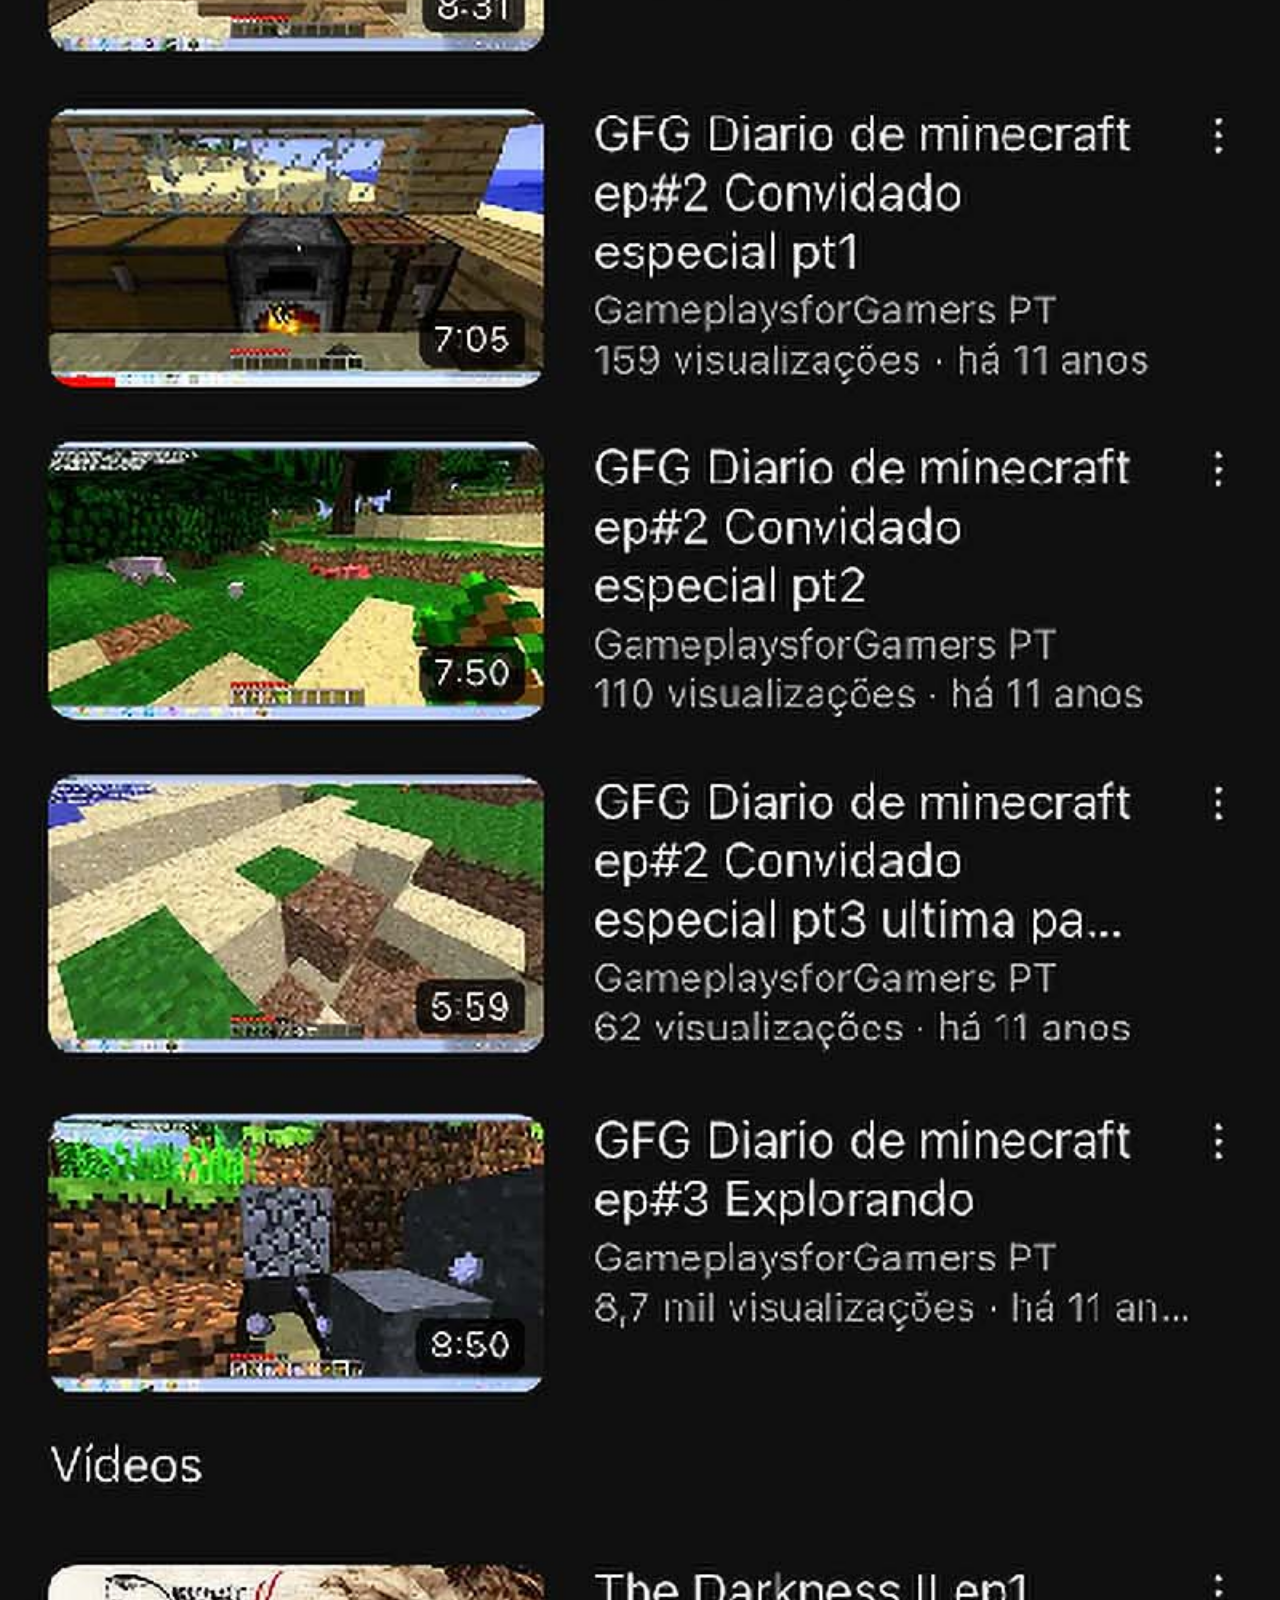
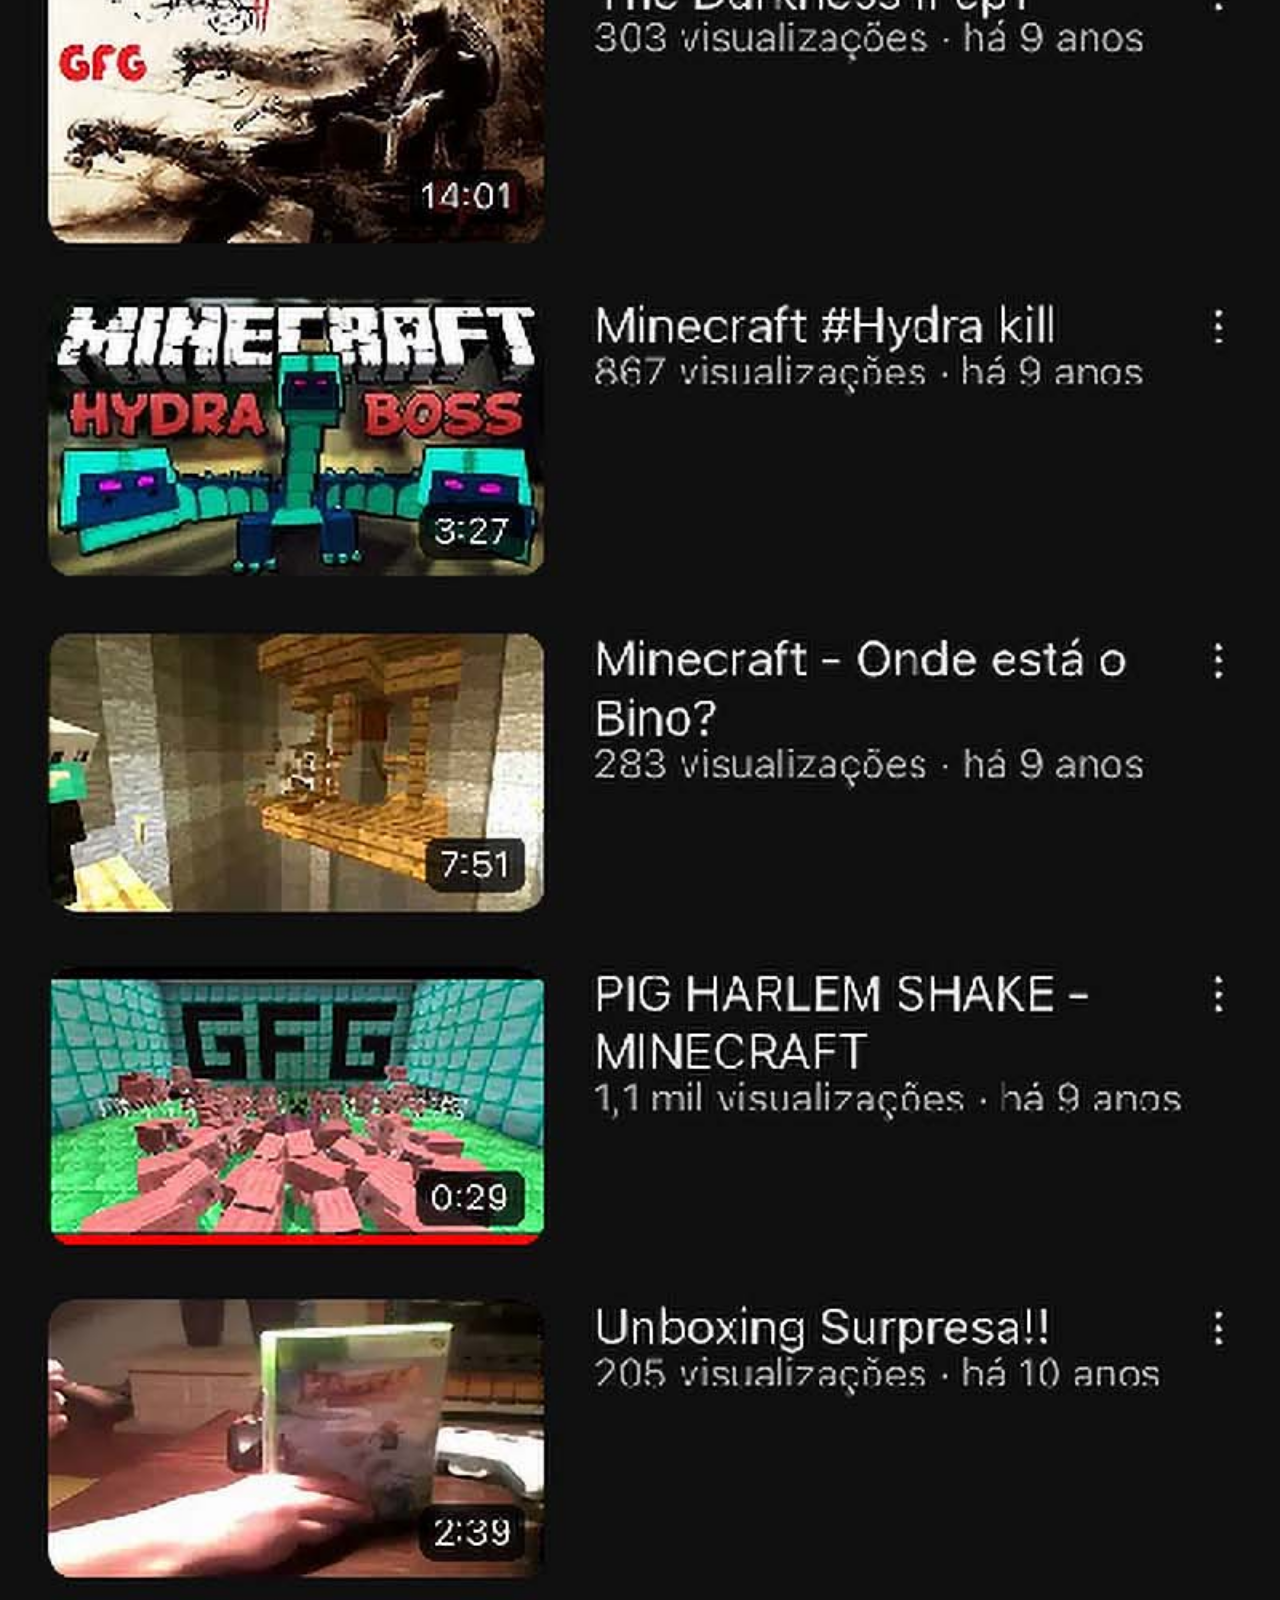
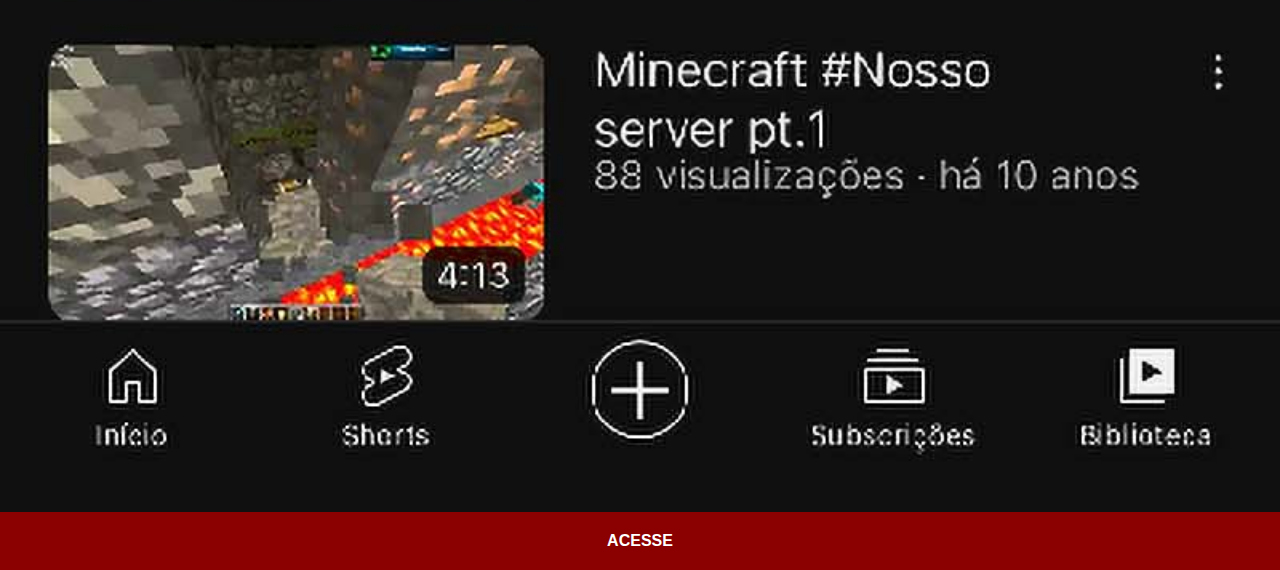
<file: you.html>
<!DOCTYPE html>
<html lang="pt-pt">
    <head>
        <meta charset="UTF-8">
        <meta http-equiv="X-UA-Compatible" content="IE=edge">
        <meta name="viewport" content="width=device-width, initial-scale=1.0">
        <title>Youtube</title>
        <style>
            *{
                margin:0;
                padding:0;
                font-family: Arial, Helvetica, sans-serif;
            }
            ::-webkit-scrollbar{
                width: 0;
                height:0;
            }
            img{
                width:100vw;
                object-fit: contain;
            }
            a{
                display: block;
                text-decoration:none;
                background-color: darkred;
                color: white;
                text-align: center;
                padding: 20px;
                font-weight: bolder;
                margin-top: -4.5px;
                
            }
            a:hover{
                background-color: red;
            }
        </style>
    </head>

    <body>
        <img src="imagens/tela-you.jpg" alt="insta">
        <a href="https://www.youtube.com/channel/UCBetpQRnf3WGpme5u94gERw" target="_blank">ACESSE</a>
    </body>
</html>
</file>
<file: style.css>
@import url('https://fonts.googleapis.com/css2?family=Rubik+Puddles&display=swap');
*{
    margin: 0px;
    padding: 0px;
    font-family: Arial, Helvetica, sans-serif;
}
html,body{
    height: 100vh;
    width: 100vw;
    background-color: black;
}
body{
    background-color: green;
    background-image: url(imagens/abstract-uv-ultraviolet-light-composition.jpg);
    background-repeat: no-repeat;
    background-size: 100% 100%;
    background-attachment: fixed;
    background-position: top center;
}

main{
    height: 100vh;
    position: relative;   
}

section#telemovel{
    
    height: 544px;
    width: 480px;
    height: 544px;
    width: 480px;
    position: absolute;
    top: 50%;
    left: 50%;
    transform: translate(-50%, -50%);
    background: url(imagens/iphone14.png);
    
}
iframe#tela{
    position: relative;
    top: 31.5px;
    left: 129.1px;
    border-radius: 30px 30px 30px 30px;
    width: 223px;
    height: 480px;
    
}

section#dyn{
    width: 68px;
    height: 20px;
    position: relative;
    top: -79%;
    left: 50%;
    transform: translate(-50%, -50%);
    background: url(imagens/dyn.png) no-repeat top center;
    background-size: 100% 100%;
    background-attachment: fixed;
    
}

section#redes-sociais>a>img{
    border-radius: 50%;
    box-shadow: 2px 2px 5px rgba(0, 0, 0, 0.332);
    width: 60px;
    margin: 20px;
    box-sizing: border-box;
 
}
section#redes-sociais{
    text-align: right;
    padding-top: 70px;
    padding-right: 20px;
}

section#redes-sociais>a>img:hover{
    border: 2px solid rgba(255, 255, 255, 0.6);
    transform: translate(-4px,-4px);
    box-shadow: 5px 5px 10px black;
    transition: transform 0.4s, border 0.3s;
}
</file>
